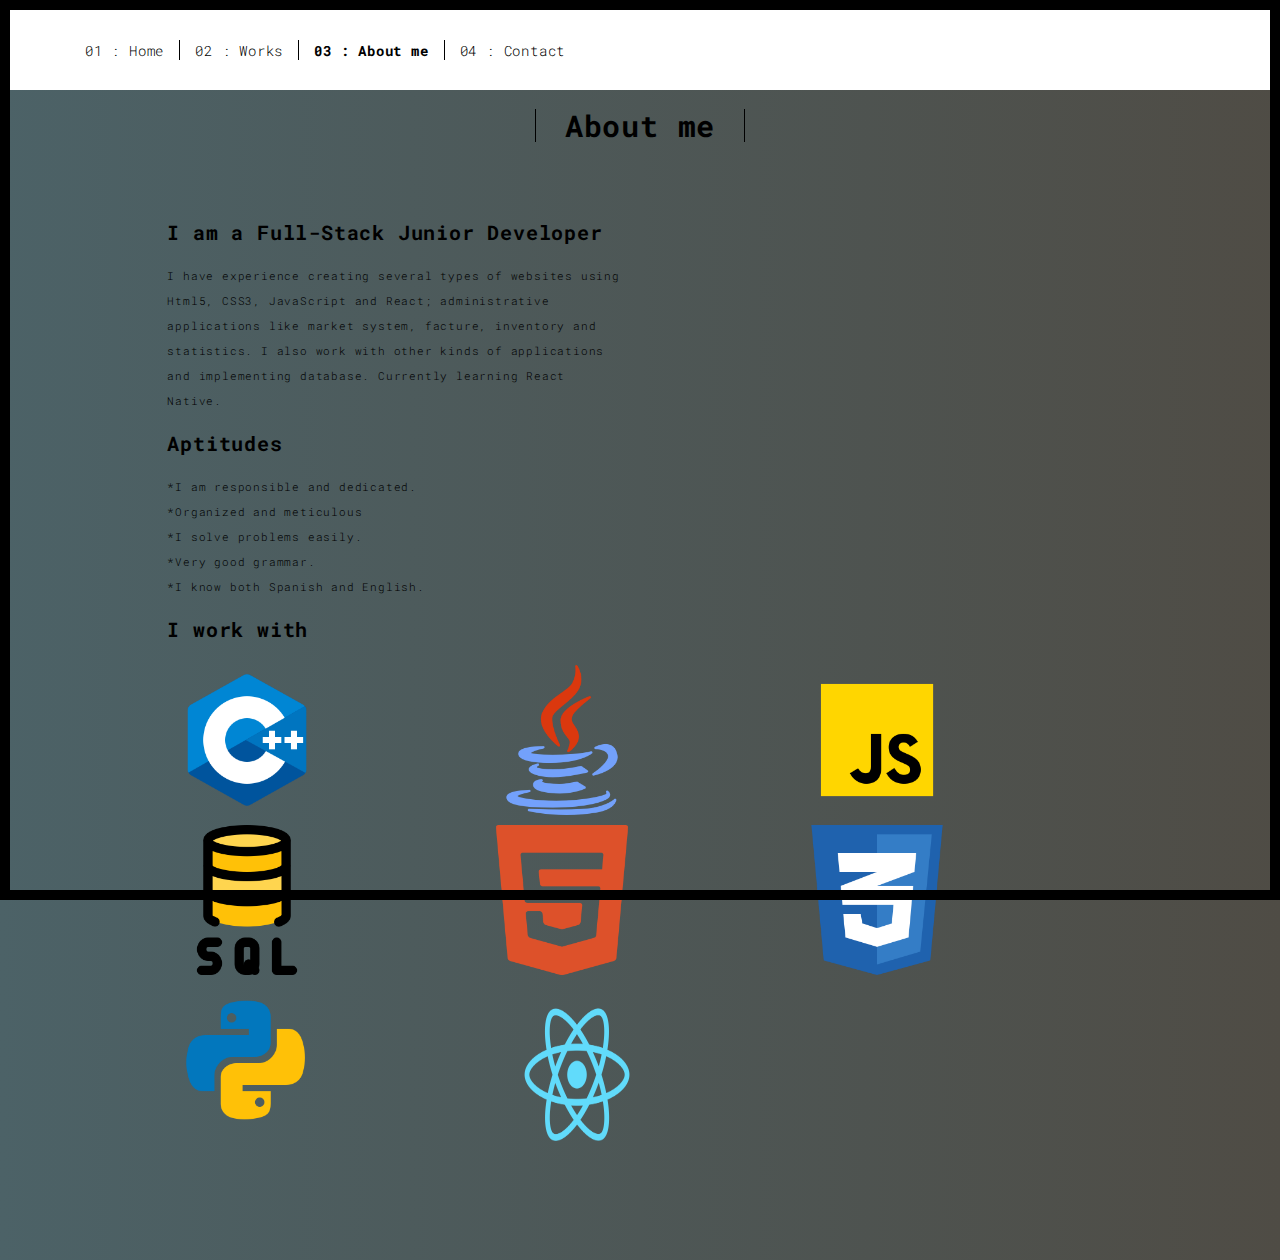
<file: about.html>
<!DOCTYPE html>
<html lang="en">

<head>
  <meta charset="UTF-8">
  <meta content="IE=edge" http-equiv="X-UA-Compatible">
  <meta content="width=device-width,initial-scale=1" name="viewport">
  <meta content="description" name="description">
  <meta name="google" content="notranslate" />
  <meta content="Mashup templates have been developped by Orson.io team" name="author">

  <!-- Disable tap highlight on IE -->
  <meta name="msapplication-tap-highlight" content="no">
  
  <link rel="apple-touch-icon" sizes="180x180" href="./assets/apple-icon-180x180.png">
  <link href="./assets/favicon.ico" rel="icon">

  <title>Simon Monsalve About</title>  

<link href="./main.3f6952e4.css" rel="stylesheet">
<link rel="stylesheet" type="text/css" href="animate.css">
<link rel="stylesheet" type="text/css" href="style.css">
</head>

<body class="">
<div id="site-border-left"></div>
<div id="site-border-right"></div>
<div id="site-border-top"></div>
<div id="site-border-bottom"></div>
 <!-- Add your content of header -->
<header>
  <nav class="navbar  navbar-fixed-top navbar-default">
    <div class="container">
        <button type="button" class="navbar-toggle collapsed" data-toggle="collapse" data-target="#navbar-collapse" aria-expanded="false">
          <span class="sr-only">Toggle navigation</span>
          <span class="icon-bar"></span>
          <span class="icon-bar"></span>
          <span class="icon-bar"></span>
        </button>

      <div class="collapse navbar-collapse" id="navbar-collapse">
        <ul class="nav navbar-nav barra">
          <li><a href="./index.html" title="">01 : Home</a></li>
          <li><a href="./works.html" title="">02 : Works</a></li>
          <li><a href="./about.html" title="">03 : About me</a></li>
          <li><a href="./contact.html" title="">04 : Contact</a></li>
          <!--<li><a href="./components.html" title="">05 : Components</a></li>-->
        </ul>


      </div> 
    </div>
  </nav>
</header>

<div class="section-container">
    <div class="container">
      <div class="row">
        <div class="col-xs-12">
          <div class="section-container-spacer text-center">
            <h1 class="h2 animate__animated animate__headShake"> About me</h1>
          </div>
          
          <div class="row">
            <div class="col-md-10 col-md-offset-1">
              <div class="row">
                <div class="col-xs-12 col-md-6">
                  <h3>I am a Full-Stack Junior Developer</h3>
                  <p>I have experience creating several types of websites using Html5, CSS3,  JavaScript and React; administrative applications like market system, facture, inventory and statistics. I also work with other kinds of applications and implementing database. Currently learning React Native.</p>
                  <h3>Aptitudes </h3>
                  <p>*I am responsible and dedicated. <br>*Organized and meticulous <br> *I solve problems easily. <br> *Very good grammar.<br> *I know both Spanish and English.
                  <h3>I work with</h3>
                  
                </div>
                <div class="row2 col-xs-12 col-md-12">
                <div class="column">
                  <img src="./assets/images/c++.png" height="150" width="150" alt="" class= "animate__animated animate__fadeInDownBig">
                </div>
                <div class="column">
                  <img src="./assets/images/java.png" height="150" width="150" alt="" class= "animate__animated animate__fadeInDownBig">
                </div>
                <div class="column">
                  <img src="./assets/images/javascript.png" height="150" width="150" alt="" class= "animate__animated animate__fadeInDownBig">
                </div>
                <div class="column">
                  <img src="./assets/images/sql.png" height="150" width="150" alt="" class= "animate__animated animate__fadeInDownBig">
                </div>
                <div class="column">
                  <img src="./assets/images/html5.png" height="150" width="150" alt="" class= "animate__animated animate__fadeInDownBig">
                </div>
                <div class="column">
                  <img src="./assets/images/css3.png" height="150" width="150" alt="" class= "animate__animated animate__fadeInDownBig">
                </div>
                <div class="column">
                  <img src="./assets/images/python.png" height="150" width="150" alt="" class= "animate__animated animate__fadeInDownBig">
                </div>
                <div class="column">
                  <img src="./assets/images/react.png" height="180" width="180" alt="" class= "animate__animated animate__fadeInDownBig">
                </div>
              </div>
                
                </div>
              </div>
            </div>
          </div>
          
          
       </div>
      </div>
    </div>
  </div>




<script>
  document.addEventListener("DOMContentLoaded", function (event) {
     navActivePage();
  });
</script>

<!-- Google Analytics: change UA-XXXXX-X to be your site's ID 

<script>
  (function (i, s, o, g, r, a, m) {
    i['GoogleAnalyticsObject'] = r; i[r] = i[r] || function () {
      (i[r].q = i[r].q || []).push(arguments)
    }, i[r].l = 1 * new Date(); a = s.createElement(o),
      m = s.getElementsByTagName(o)[0]; a.async = 1; a.src = g; m.parentNode.insertBefore(a, m)
  })(window, document, 'script', '//www.google-analytics.com/analytics.js', 'ga');
  ga('create', 'UA-XXXXX-X', 'auto');
  ga('send', 'pageview');
</script>

--> <script type="text/javascript" src="./main.70a66962.js"></script></body>

</html>
</file>
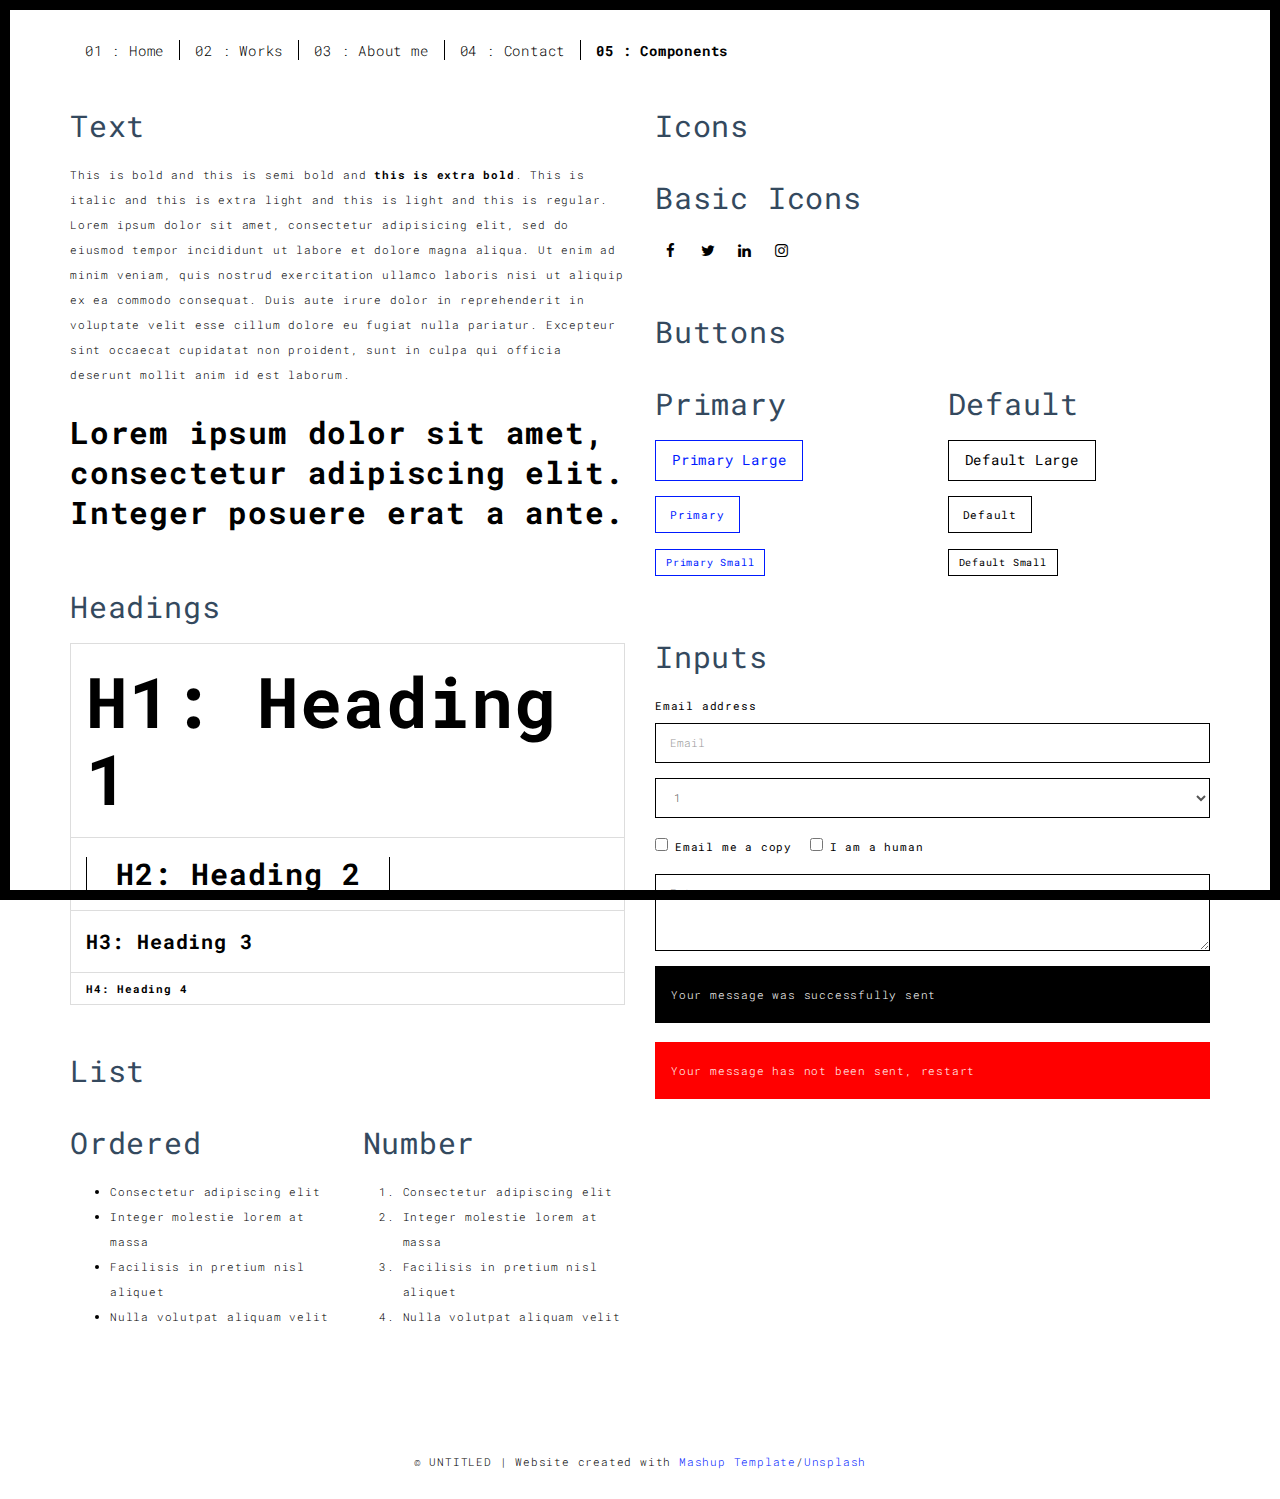
<file: components.html>
<!DOCTYPE html>
<html lang="en">

<head>
  <meta charset="UTF-8">
  <meta content="IE=edge" http-equiv="X-UA-Compatible">
  <meta content="width=device-width,initial-scale=1" name="viewport">
  <meta content="description" name="description">
  <meta name="google" content="notranslate" />
  <meta content="Mashup templates have been developped by Orson.io team" name="author">

  <!-- Disable tap highlight on IE -->
  <meta name="msapplication-tap-highlight" content="no">
  
  <link rel="apple-touch-icon" sizes="180x180" href="./assets/apple-icon-180x180.png">
  <link href="./assets/favicon.ico" rel="icon">

  <title>Title page</title>  

<link href="./main.3f6952e4.css" rel="stylesheet"></head>

<body class="">
<div id="site-border-left"></div>
<div id="site-border-right"></div>
<div id="site-border-top"></div>
<div id="site-border-bottom"></div>
 <!-- Add your content of header -->
<header>
  <nav class="navbar  navbar-fixed-top navbar-default">
    <div class="container">
        <button type="button" class="navbar-toggle collapsed" data-toggle="collapse" data-target="#navbar-collapse" aria-expanded="false">
          <span class="sr-only">Toggle navigation</span>
          <span class="icon-bar"></span>
          <span class="icon-bar"></span>
          <span class="icon-bar"></span>
        </button>

      <div class="collapse navbar-collapse" id="navbar-collapse">
        <ul class="nav navbar-nav ">
          <li><a href="./index.html" title="">01 : Home</a></li>
          <li><a href="./works.html" title="">02 : Works</a></li>
          <li><a href="./about.html" title="">03 : About me</a></li>
          <li><a href="./contact.html" title="">04 : Contact</a></li>
          <li><a href="./components.html" title="">05 : Components</a></li>
        </ul>


      </div> 
    </div>
  </nav>
</header>

<div class="section-container">
  
<!-- Add your site or app content here -->
  <div class="container">
    <div class="row">
      <div class="col-xs-12 col-md-6">

        <div class="template-example">
          <h2 class="template-title-example">Text</h2>
          <p>This is bold and this is semi bold and <b>this is extra bold</b>. This is italic and this is extra light and this is light
          and this is regular. Lorem ipsum dolor sit amet, consectetur adipisicing elit, sed do eiusmod
          tempor incididunt ut labore et dolore magna aliqua. Ut enim ad minim veniam,
          quis nostrud exercitation ullamco laboris nisi ut aliquip ex ea commodo
          consequat. Duis aute irure dolor in reprehenderit in voluptate velit esse
          cillum dolore eu fugiat nulla pariatur. Excepteur sint occaecat cupidatat non
          proident, sunt in culpa qui officia deserunt mollit anim id est laborum.

          <blockquote>
            <p>Lorem ipsum dolor sit amet, consectetur adipiscing elit. Integer posuere erat a ante.</p>
          </blockquote>
          
          </p>
        </div>

        <div class="template-example">
          <h2 class="template-title-example">Headings</h2>
          
          <table class="table table-bordered">
            <tr><td><h1>H1: Heading 1</h1></td></tr>
            <tr><td><h2>H2: Heading 2</h2></td></tr>
            <tr><td><h3>H3: Heading 3</h3></td></tr>
            <tr><td><h4>H4: Heading 4</h4></td></tr>
          </table>
          
        </div>

        
        <div class="template-example">
          <h2 class="template-title-example">List</h2>
          <div class="row">
            <div class="col-md-6">
              <h3 class="template-title-example">Ordered</h3>
              <ul>
                <li>Consectetur adipiscing elit</li>
                <li>Integer molestie lorem at massa</li>
                <li>Facilisis in pretium nisl aliquet</li>
                <li>Nulla volutpat aliquam velit</li>
              </ul>
            </div>
            <div class="col-md-6">
              <h3 class="template-title-example">Number</h3>
              <ol>
                <li>Consectetur adipiscing elit</li>
                <li>Integer molestie lorem at massa</li>
                <li>Facilisis in pretium nisl aliquet</li>
                <li>Nulla volutpat aliquam velit</li>
              </ol>
            </div>
          </div>
        </div>
        
      </div>

      <div class="col-xs-12 col-md-6">
        <div class="template-example">
          <h2 class="template-title-example">Icons</h2>
          
          <div class="row">
            
            <div class="col-md-6">
               <h3 class="template-title-example">Basic Icons</h2>
                <ul class="list-icons">
                  <li>
                    <span class="fa-icon">
                      <i class="fa fa-facebook"></i>
                    </span>
                  </li>
                  <li>
                    <span class="fa-icon">
                      <i class="fa fa-twitter"></i>
                    </span>
                  </li>
                  <li>
                    <span class="fa-icon">
                      <i class="fa fa-linkedin"></i>
                    </span>
                  </li>
                  <li>
                    <span class="fa-icon">
                      <i class="fa fa-instagram"></i>
                    </span>
                  </li>
                </ul>
            </div>

          </div>


          


        </div>

        <div class="template-example">
          <h2 class="template-title-example">Buttons</h2>
          <div class="row">
            <div class="col-md-6">
              <h3 class="template-title-example">Primary</h2>
              <div class="row">
                  <div class="col-md-6">
                  <p><a href="" class="btn btn-primary btn-lg">Primary Large</a></p>
                  <p><a href="" class="btn btn-primary">Primary </a></p>
                  <p><a href="" class="btn btn-primary btn-sm">Primary Small</a></p>
                </div>
              </div>

              
            </div>

            <div class="col-md-6">
              <h3 class="template-title-example">Default</h2>
              <div class="row">
                  <div class="col-md-6">
                  <p><a href="" class="btn btn-default btn-lg">Default Large</a></p>
                  <p><a href="" class="btn btn-default">Default </a></p>
                  <p><a href="" class="btn btn-default btn-sm">Default Small</a></p>
                </div>
              </div>

            </div>
          </div>
        </div>
        
        <div class="template-example">
          <h2 class="template-title-example">Inputs</h2>

            <div class="form-group">
              <label for="exampleInputEmail1">Email address</label>
              <input type="email" class="form-control" id="exampleInputEmail1" placeholder="Email">
            </div>

            <div class="form-group">
              <select class="form-control">
                <option>1</option>
                <option>2</option>
                <option>3</option>
                <option>4</option>
                <option>5</option>
              </select>
            </div>

            <div class="form-group">
              <label class="checkbox-inline">
                <input 
                type="checkbox" id="inlineCheckbox1" value="option1"> Email me a copy
              </label>
              <label class="checkbox-inline">
                <input type="checkbox" id="inlineCheckbox2" value="option2"> I am a human
              </label>
            </div>

            <div class="form-group">
              <textarea class="form-control" rows="3" placeholder="Enter your message"></textarea>
            </div>
            
            <div class="alert alert-success" role="alert">Your message was successfully sent</div>
            <div class="alert alert-danger" role="alert">Your message has not been sent, restart</div>
        </div>




      </div>
    </div>
  </div>
</div>

<footer class="footer-container text-center">
  <div class="container">
    <div class="row">
      <div class="col-xs-12">
        <p>© UNTITLED | Website created with <a href="http://www.mashup-template.com/" title="Create website with free html template">Mashup Template</a>/<a href="https://www.unsplash.com/" title="Beautiful Free Images">Unsplash</a></p>
      </div>
    </div>
  </div>
</footer>

<script>
  document.addEventListener("DOMContentLoaded", function (event) {
     navActivePage();
  });
</script>

<!-- Google Analytics: change UA-XXXXX-X to be your site's ID 

<script>
  (function (i, s, o, g, r, a, m) {
    i['GoogleAnalyticsObject'] = r; i[r] = i[r] || function () {
      (i[r].q = i[r].q || []).push(arguments)
    }, i[r].l = 1 * new Date(); a = s.createElement(o),
      m = s.getElementsByTagName(o)[0]; a.async = 1; a.src = g; m.parentNode.insertBefore(a, m)
  })(window, document, 'script', '//www.google-analytics.com/analytics.js', 'ga');
  ga('create', 'UA-XXXXX-X', 'auto');
  ga('send', 'pageview');
</script>

--> <script type="text/javascript" src="./main.70a66962.js"></script></body>

</html>
</file>
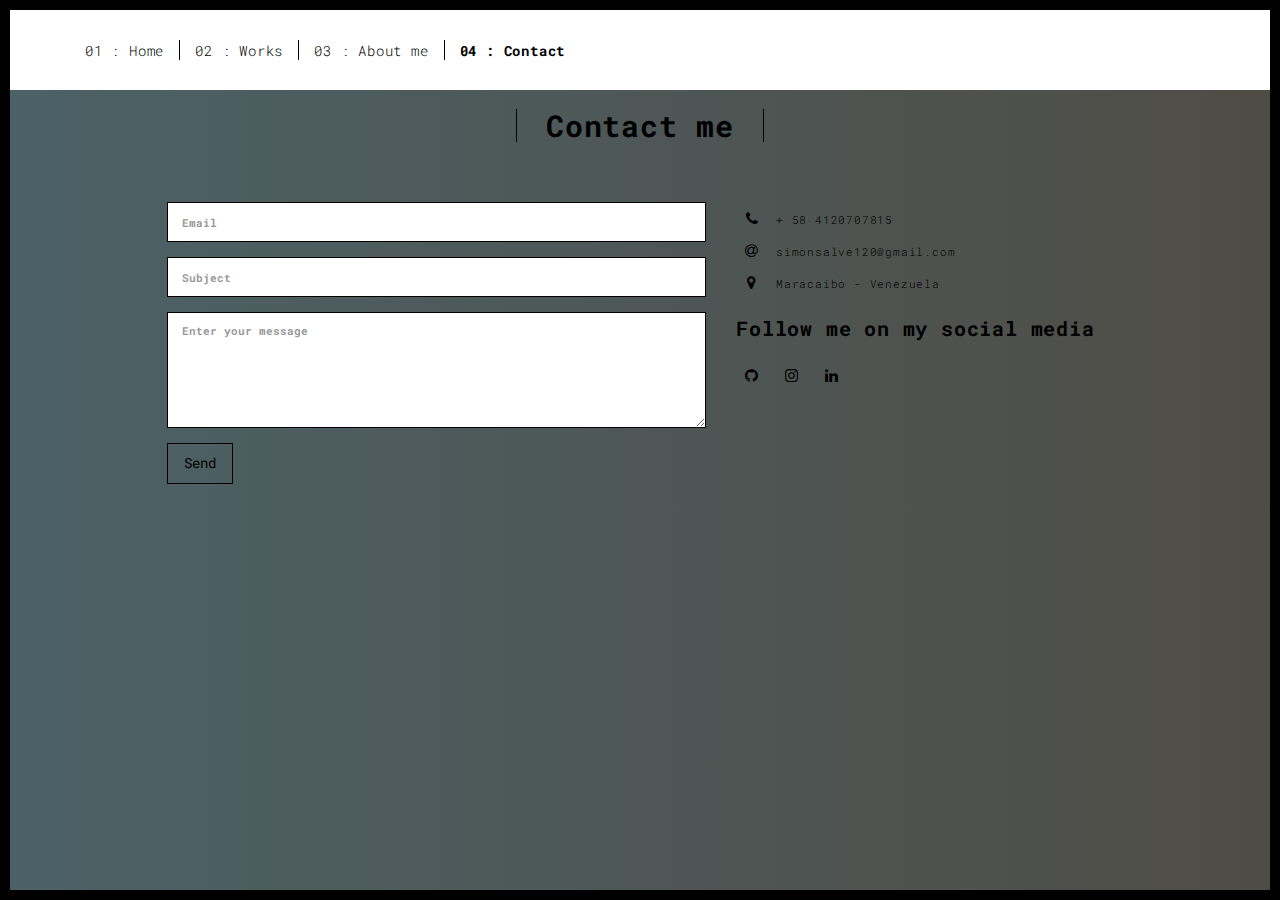
<file: contact.html>
<!DOCTYPE html>
<html lang="en">

<head>
  <meta charset="UTF-8">
  <meta content="IE=edge" http-equiv="X-UA-Compatible">
  <meta content="width=device-width,initial-scale=1" name="viewport">
  <meta content="description" name="description">
  <meta name="google" content="notranslate" />
  <meta content="Mashup templates have been developped by Orson.io team" name="author">

  <!-- Disable tap highlight on IE -->
  <meta name="msapplication-tap-highlight" content="no">
  
  <link rel="apple-touch-icon" sizes="180x180" href="./assets/apple-icon-180x180.png">
  <link href="./assets/favicon.ico" rel="icon">

  <title>Simon Monsalve Contact</title>  

<link href="./main.3f6952e4.css" rel="stylesheet">
<link rel="stylesheet" type="text/css" href="animate.css">
<link rel="stylesheet" type="text/css" href="style.css">
</head>

<body class="">
<div id="site-border-left"></div>
<div id="site-border-right"></div>
<div id="site-border-top"></div>
<div id="site-border-bottom"></div>
 <!-- Add your content of header -->
<header>
  <nav class="navbar  navbar-fixed-top navbar-default">
    <div class="container">
        <button type="button" class="navbar-toggle collapsed" data-toggle="collapse" data-target="#navbar-collapse" aria-expanded="false">
          <span class="sr-only">Toggle navigation</span>
          <span class="icon-bar"></span>
          <span class="icon-bar"></span>
          <span class="icon-bar"></span>
        </button>

      <div class="collapse navbar-collapse" id="navbar-collapse">
        <ul class="nav navbar-nav ">
          <li><a href="./index.html" title="">01 : Home</a></li>
          <li><a href="./works.html" title="">02 : Works</a></li>
          <li><a href="./about.html" title="">03 : About me</a></li>
          <li><a href="./contact.html" title="">04 : Contact</a></li>
          <!--<li><a href="./components.html" title="">05 : Components</a></li>-->
        </ul>


      </div> 
    </div>
  </nav>
</header>

<div class="section-container">
    <div class="container">
      <div class="row">
        <div class="col-xs-12">
          <div class="section-container-spacer text-center">
            <h1 class="h2 animate__animated animate__headShake"> Contact me</h1>
          </div>
          
          <div class="row">
            <div class="col-md-10 col-md-offset-1 center">
               <form action="https://formsubmit.co/simonsalve120@gmail.com" method="POST" class="reveal-content">
                  <div class="row">
                    <div class="col-md-7">
                      <div class="form-group">
                        <strong><input type="email" class="form-control" id="email" placeholder="Email"></strong>
                      </div>
                      <div class="form-group">
                        <strong><input type="text" class="form-control" id="subject" placeholder="Subject"></strong>
                      </div>
                      <div class="form-group">
                        <strong><textarea class="form-control" rows="5" placeholder="Enter your message"></textarea></strong>
                      </div>
                      <button type="submit" class="btn btn-default btn-lg">Send</button>
                    </div>
                    <div class="col-md-5 address-container">
                      <ul class="list-unstyled">
                        <li>
                          <span class="fa-icon">
                            <i class="fa fa-phone" aria-hidden="true"></i>
                          </span>
                          + 58 4120707815
                        </li>
                        <li>
                          <span class="fa-icon">
                            <i class="fa fa-at" aria-hidden="true"></i>
                          </span>
                          simonsalve120@gmail.com
                        </li>
                        <li>
                          <span class="fa-icon">
                            <i class="fa fa fa-map-marker" aria-hidden="true"></i>
                          </span>
                          Maracaibo - Venezuela
                        </li>
                      </ul>
                      <h3>Follow me on my social media</h3>
                      <a href="https://github.com/Smonsa" title="" class="fa-icon">
                        <i class="fa fa-github"></i>
                      </a>
                      <a href="http://www.instagram.com/chogiw33b_st" title="" class="fa-icon">
                        <i class="fa fa-instagram"></i>
                      </a>
                      <a href="https://www.linkedin.com/in/simón-monsalve-294266221/" title="" class="fa-icon">
                        <i class="fa fa-linkedin"></i>
                      </a>

                    </div>
                  </div>
                </form>
            </div>

          </div>
         
       </div>
      </div>
    </div>
  </div>




<script>
  document.addEventListener("DOMContentLoaded", function (event) {
     navActivePage();
  });
</script>

<!-- Google Analytics: change UA-XXXXX-X to be your site's ID 

<script>
  (function (i, s, o, g, r, a, m) {
    i['GoogleAnalyticsObject'] = r; i[r] = i[r] || function () {
      (i[r].q = i[r].q || []).push(arguments)
    }, i[r].l = 1 * new Date(); a = s.createElement(o),
      m = s.getElementsByTagName(o)[0]; a.async = 1; a.src = g; m.parentNode.insertBefore(a, m)
  })(window, document, 'script', '//www.google-analytics.com/analytics.js', 'ga');
  ga('create', 'UA-XXXXX-X', 'auto');
  ga('send', 'pageview');
</script>

--> <script type="text/javascript" src="./main.70a66962.js"></script></body>

</html>
</file>
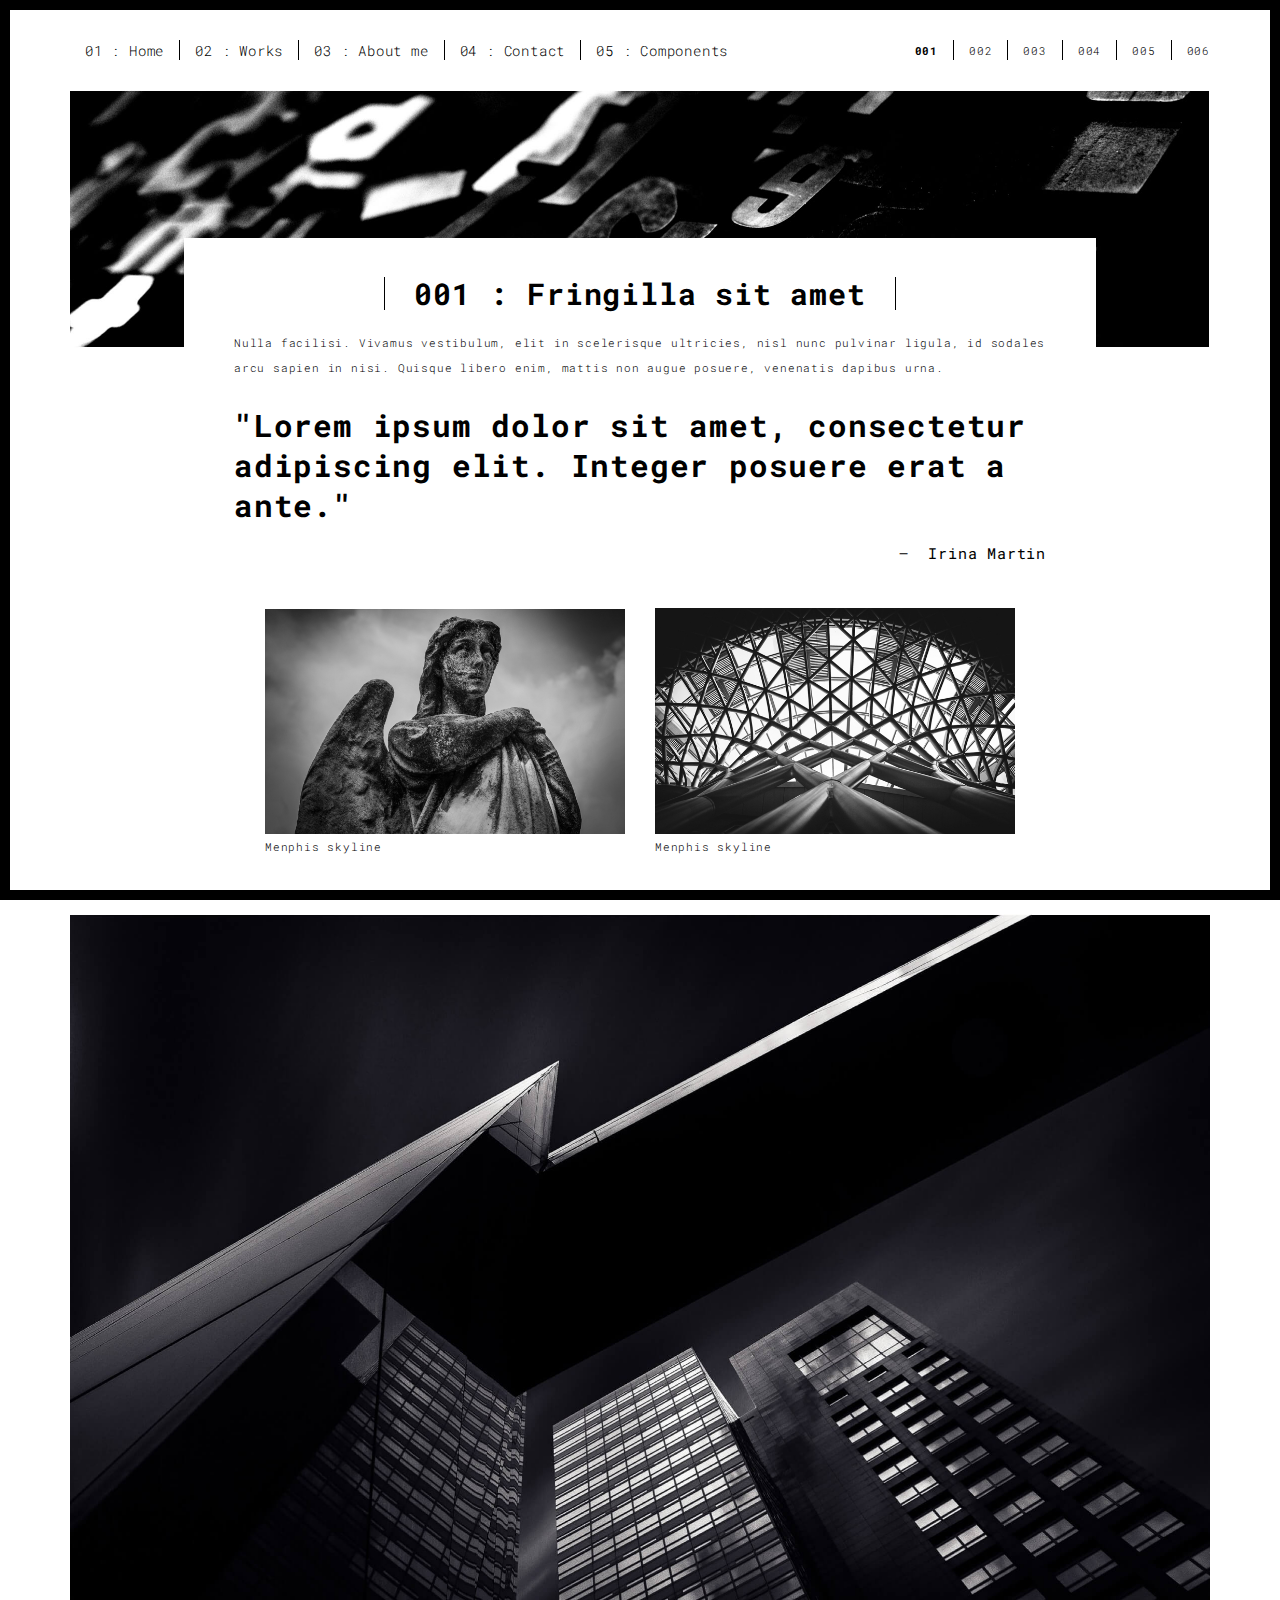
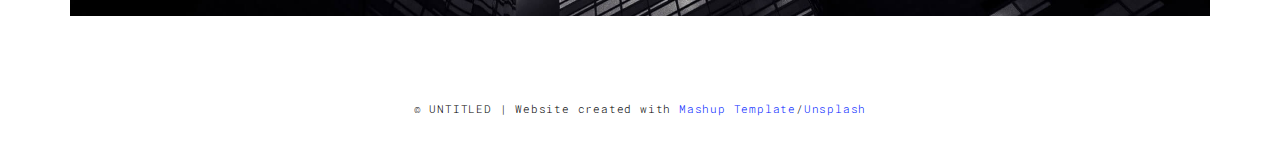
<file: work.html>
<!DOCTYPE html>
<html lang="en">

<head>
  <meta charset="UTF-8">
  <meta content="IE=edge" http-equiv="X-UA-Compatible">
  <meta content="width=device-width,initial-scale=1" name="viewport">
  <meta content="description" name="description">
  <meta name="google" content="notranslate" />
  <meta content="Mashup templates have been developped by Orson.io team" name="author">

  <!-- Disable tap highlight on IE -->
  <meta name="msapplication-tap-highlight" content="no">
  
  <link rel="apple-touch-icon" sizes="180x180" href="./assets/apple-icon-180x180.png">
  <link href="./assets/favicon.ico" rel="icon">

  <title>Title page</title>  

<link href="./main.3f6952e4.css" rel="stylesheet"></head>

<body class="">
<div id="site-border-left"></div>
<div id="site-border-right"></div>
<div id="site-border-top"></div>
<div id="site-border-bottom"></div>
<!-- Add your content of header -->
<header>
  <nav class="navbar  navbar-fixed-top navbar-default">
    <div class="container">
        <button type="button" class="navbar-toggle collapsed" data-toggle="collapse" data-target="#navbar-collapse" aria-expanded="false">
          <span class="sr-only">Toggle navigation</span>
          <span class="icon-bar"></span>
          <span class="icon-bar"></span>
          <span class="icon-bar"></span>
        </button>

      <div class="collapse navbar-collapse" id="navbar-collapse">
        <ul class="nav navbar-nav ">
          <li><a href="./index.html" title="">01 : Home</a></li>
          <li><a href="./works.html" title="">02 : Works</a></li>
          <li><a href="./about.html" title="">03 : About me</a></li>
          <li><a href="./contact.html" title="">04 : Contact</a></li>
          <li><a href="./components.html" title="">05 : Components</a></li>
        </ul>


          <ul class="nav navbar-nav navbar-right navbar-small visible-md visible-lg">
            <li><a href="./index.html" title="" class="active">001</a></li>
            <li><a href="./index.html" title="">002</a></li>
            <li><a href="./index.html" title="">003</a></li>
            <li><a href="./index.html" title="">004</a></li>
            <li><a href="./index.html" title="">005</a></li>
            <li><a href="./index.html" title="">006</a></li>
          </ul>


      </div> 
    </div>
  </nav>
</header>
<div class="section-container">
  <div class="container">
    <div class="row">
      <div class="col-xs-12">
        <img src="./assets/images/work001-01.jpg" class="img-responsive" alt="">
        <div class="card-container">
          <div class="text-center">
            <h1 class="h2">001 : Fringilla sit amet</h1>
          </div>
          <p>Nulla facilisi. Vivamus vestibulum, elit in scelerisque ultricies, nisl nunc pulvinar ligula, id sodales arcu sapien in nisi. Quisque libero enim, mattis non augue posuere, venenatis dapibus urna.</p>

          <blockquote>
            <p>"Lorem ipsum dolor sit amet, consectetur adipiscing elit. Integer posuere erat a ante."</p>
            <small class="pull-right">Irina Martin</small>
          </blockquote>
        </div>
      </div>

      
      
      <div class="col-md-8 col-md-offset-2 section-container-spacer">
        <div class="row">
          <div class="col-xs-12 col-md-6">
            <img src="./assets/images/work001-02.jpg" class="img-responsive" alt="">
            <p>Menphis skyline</p>
          </div>
          <div class="col-xs-12 col-md-6">
            <img src="./assets/images/work001-03.jpg" class="img-responsive" alt="">
            <p>Menphis skyline</p>
          </div>
        </div>
      </div>

      <div class="col-xs-12">
        <img src="./assets/images/work001-04.jpg" class="img-responsive" alt="">
      </div>

    </div>
  </div>
</div>


<footer class="footer-container text-center">
  <div class="container">
    <div class="row">
      <div class="col-xs-12">
        <p>© UNTITLED | Website created with <a href="http://www.mashup-template.com/" title="Create website with free html template">Mashup Template</a>/<a href="https://www.unsplash.com/" title="Beautiful Free Images">Unsplash</a></p>
      </div>
    </div>
  </div>
</footer>

<script>
  document.addEventListener("DOMContentLoaded", function (event) {
     navActivePage();
  });
</script>

<!-- Google Analytics: change UA-XXXXX-X to be your site's ID 

<script>
  (function (i, s, o, g, r, a, m) {
    i['GoogleAnalyticsObject'] = r; i[r] = i[r] || function () {
      (i[r].q = i[r].q || []).push(arguments)
    }, i[r].l = 1 * new Date(); a = s.createElement(o),
      m = s.getElementsByTagName(o)[0]; a.async = 1; a.src = g; m.parentNode.insertBefore(a, m)
  })(window, document, 'script', '//www.google-analytics.com/analytics.js', 'ga');
  ga('create', 'UA-XXXXX-X', 'auto');
  ga('send', 'pageview');
</script>

--> <script type="text/javascript" src="./main.70a66962.js"></script></body>

</html>
</file>
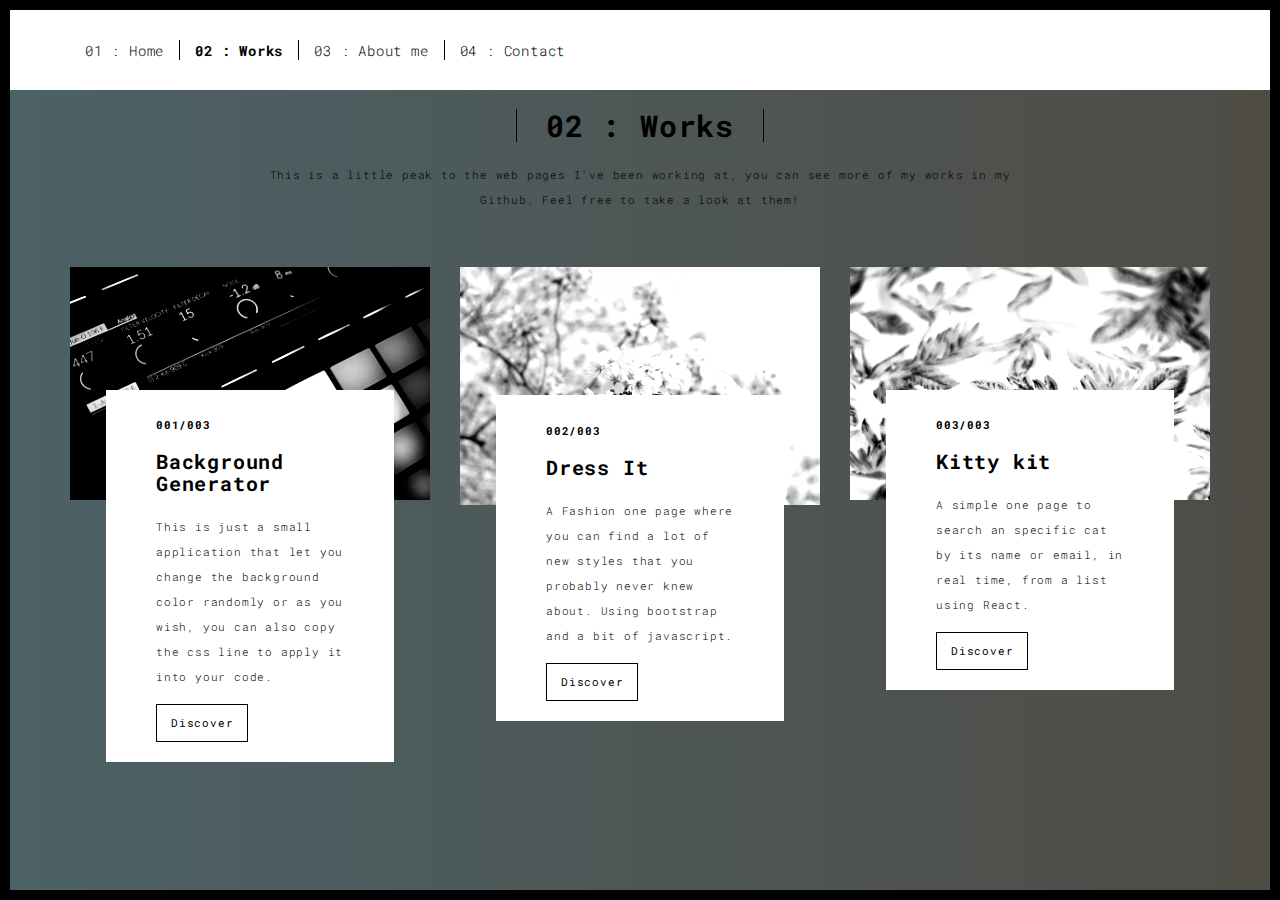
<file: works.html>
<!DOCTYPE html>
<html lang="en">

<head>
  <meta charset="UTF-8">
  <meta content="IE=edge" http-equiv="X-UA-Compatible">
  <meta content="width=device-width,initial-scale=1" name="viewport">
  <meta content="description" name="description">
  <meta name="google" content="notranslate" />
  <meta content="Mashup templates have been developped by Orson.io team" name="author">

  <!-- Disable tap highlight on IE -->
  <meta name="msapplication-tap-highlight" content="no">
  
  <link rel="apple-touch-icon" sizes="180x180" href="./assets/apple-icon-180x180.png">
  <link href="./assets/favicon.ico" rel="icon">

  <title>Simon Monsalve Works</title>  

<link href="./main.3f6952e4.css" rel="stylesheet"></head>
<link rel="stylesheet" type="text/css" href="style.css">

<body class="">
<div id="site-border-left"></div>
<div id="site-border-right"></div>
<div id="site-border-top"></div>
<div id="site-border-bottom"></div>
 <!-- Add your content of header -->
<header>
  <nav class="navbar  navbar-fixed-top navbar-default">
    <div class="container">
        <button type="button" class="navbar-toggle collapsed" data-toggle="collapse" data-target="#navbar-collapse" aria-expanded="false">
          <span class="sr-only">Toggle navigation</span>
          <span class="icon-bar"></span>
          <span class="icon-bar"></span>
          <span class="icon-bar"></span>
        </button>

      <div class="collapse navbar-collapse" id="navbar-collapse">
        <ul class="nav navbar-nav ">
          <li><a href="./index.html" title="">01 : Home</a></li>
          <li><a href="./works.html" title="">02 : Works</a></li>
          <li><a href="./about.html" title="">03 : About me</a></li>
          <li><a href="./contact.html" title="">04 : Contact</a></li>
          <!---<li><a href="./components.html" title="">05 : Components</a></li>-->
        </ul>


      </div> 
    </div>
  </nav>
</header>

<div class="section-container">
  <div class="container">
    <div class="row">
      
      <div class="col-sm-8 col-sm-offset-2 section-container-spacer">
        <div class="text-center">
          <h1 class="h2">02 : Works</h1>
          <p>This is a little peak to the web pages I've been working at, you can see more of my works in my Github. Feel free to take a look at them! </p>
        </div>
      </div>

      <div class="col-md-12">
     
      <div id="myCarousel" class="carousel slide projects-carousel">
        <!-- Carousel items -->
        <div class="carousel-inner">
            <div class="item active">
                <div class="row">
                    <div class="col-sm-4">

                      <a href="./work.html" title="" class="black-image-project-hover">
                        <img src="./assets/images/work02-hover.jpg" alt="" class="img-responsive">
                      </a>
                      <div class="card-container card-container-lg">
                        <h4>001/003</h4>
                        <h3>Background Generator</h3>
                        <p>This is just a small application that let you change the background color randomly or as you wish, you can also copy the css line to apply it into your code.</p>
                        <a href="https://github.com/Smonsa/Background__Generator" title="" class="btn btn-default">Discover</a>
                      </div>
                    </div>
                    <div class="col-sm-4">
                      <a href="./work.html" title="" class="black-image-project-hover">
                        <img src="./assets/images/sakura.jpg" alt="" class="img-responsive">
                      </a>
                      <div class="card-container card-container-lg">
                        <h4>002/003</h4>
                        <h3>Dress It</h3>
                        <p>A Fashion one page where you can find a lot of new styles that you probably never knew about. Using bootstrap and a bit of javascript.</p>
                        <a href="https://github.com/Smonsa/Dress-It" title="" class="btn btn-default">Discover</a>
                      </div>
                    </div>
                    <div class="col-sm-4">
                      <a href="https://github.com/Smonsa/nft-multimedia" title="" class="black-image-project-hover">
                        <img src="./assets/images/work03-hover.jpg" alt="" class="img-responsive">
                      </a>
                      <div class="card-container card-container-lg">
                        <h4>003/003</h4>
                        <h3>Kitty kit</h3>
                        <p>A simple one page to search an specific cat by its name or email, in real time, from a list using React.</p>
                        <a href="https://github.com/Smonsa/KittyKit" title="" class="btn btn-default">Discover</a>
                      </div>
                    </div>
                    
                </div>
                <!--/row-->
            </div>

            <!--/item
            <div class="item">
                <div class="row">
                  <div class="col-sm-4">
                    <a href="./work.html" class="black-image-project-hover">
                      <img src="./assets/images/work02-hover.jpg" alt="Image" class="img-responsive">
                    </a>
                    <div class="card-container">
                      <h4>004/006</h4>
                      <h3>Nulla scelerisque</h3>
                      <p>Proin pharetra metus id iaculis dignissim. In aliquet lorem ut ex ullamcorper.</p>
                      <a href="./work.html" class="btn btn-default">Discover</a>
                    </div>
                  </div>
                   <div class="col-sm-4">
                      <a href="./work.html" class="black-image-project-hover">
                        <img src="./assets/images/work01-hover.jpg" alt="Image" class="img-responsive">
                      </a>
                      <div class="card-container">
                        <h4>005/006</h4>
                        <h3>Fringilla sit amet</h3>
                        <p>Nulla facilisi. Vivamus vestibulum, elit in scelerisque ultricies.</p>
                        <a href="./work.html" class="btn btn-default">Discover</a>
                      </div>
                    </div>
                    
                    <div class="col-sm-4">
                      <a href="./work.html" class="black-image-project-hover">
                        <img src="./assets/images/work03-hover.jpg" alt="Image" class="img-responsive">
                      </a>
                      <div class="card-container">
                        <h4>006/006</h4>
                        <h3>Vivamus vestibulum</h3>
                        <p>Fusce sed hendrerit augue, a rhoncus velit. In non lorem mattis, tempor sem sit amet.</p>
                        <a href="./work.html" class="btn btn-default">Discover</a>
                      </div>
                    </div>
                    
                </div>
                -->
                <!--/row-->
            </div>
            
            <!--/item-->
        </div>
        <!--/carousel-inner
        <a class="left carousel-control" href="#myCarousel" data-slide="prev">‹</a>

        <a class="right carousel-control" href="#myCarousel" data-slide="next">›</a>
     </div>
--> 


    <!--/myCarousel-->
    </div>



    </div>
  </div>
</div>


<!--<footer class="footer-container text-center">
  <div class="container">
    <div class="row">
      <div class="col-xs-12">
        <p>© UNTITLED | Website created with <a href="http://www.mashup-template.com/" title="Create website with free html template">Mashup Template</a>/<a href="https://www.unsplash.com/" title="Beautiful Free Images">Unsplash</a></p>
      </div>
    </div>
  </div>
</footer>
-->
<script>
  document.addEventListener("DOMContentLoaded", function (event) {
     navActivePage();
  });
</script>

<!-- Google Analytics: change UA-XXXXX-X to be your site's ID 

<script>
  (function (i, s, o, g, r, a, m) {
    i['GoogleAnalyticsObject'] = r; i[r] = i[r] || function () {
      (i[r].q = i[r].q || []).push(arguments)
    }, i[r].l = 1 * new Date(); a = s.createElement(o),
      m = s.getElementsByTagName(o)[0]; a.async = 1; a.src = g; m.parentNode.insertBefore(a, m)
  })(window, document, 'script', '//www.google-analytics.com/analytics.js', 'ga');
  ga('create', 'UA-XXXXX-X', 'auto');
  ga('send', 'pageview');
</script>

--> <script type="text/javascript" src="./main.70a66962.js"></script></body>

</html>
</file>
<file: style.css>
body,
html{
  background:linear-gradient(to right, rgb(76, 98, 103), rgb(79, 76, 69))

}

.fondo{
   background:linear-gradient(to right, rgb(76, 98, 103), rgb(79, 76, 69))
}

.column {
  float: left;
  width: 33.33%;
  padding: 5px;
}

/* Clear floats after image containers */
.row2::after {
  content: "";
  clear: both;
  display: table;
}
</file>
<file: main.3f6952e4.css>
@import url(https://fonts.googleapis.com/css?family=Roboto:900|Roboto+Mono:300,400,700);@import url(https://maxcdn.bootstrapcdn.com/font-awesome/4.7.0/css/font-awesome.min.css);/*!
 * Bootstrap v3.3.7 (http://getbootstrap.com)
 * Copyright 2011-2016 Twitter, Inc.
 * Licensed under MIT (https://github.com/twbs/bootstrap/blob/master/LICENSE)
 */
/*! normalize.css v3.0.3 | MIT License | github.com/necolas/normalize.css */html{font-family:sans-serif;-ms-text-size-adjust:100%;-webkit-text-size-adjust:100%}body{margin:0}article,aside,details,figcaption,figure,footer,header,hgroup,main,menu,nav,section,summary{display:block}audio,canvas,progress,video{display:inline-block;vertical-align:baseline}audio:not([controls]){display:none;height:0}[hidden],template{display:none}a{background-color:transparent}a:active,a:hover{outline:0}abbr[title]{border-bottom:1px dotted}b,strong{font-weight:700}dfn{font-style:italic}h1{font-size:2em;margin:.67em 0}mark{background:#ff0;color:#000}small{font-size:80%}sub,sup{font-size:75%;line-height:0;position:relative;vertical-align:baseline}sup{top:-.5em}sub{bottom:-.25em}img{border:0}svg:not(:root){overflow:hidden}figure{margin:1em 40px}hr{box-sizing:content-box;height:0}pre{overflow:auto}code,kbd,pre,samp{font-family:monospace,monospace;font-size:1em}button,input,optgroup,select,textarea{color:inherit;font:inherit;margin:0}button{overflow:visible}button,select{text-transform:none}button,html input[type=button],input[type=reset],input[type=submit]{-webkit-appearance:button;cursor:pointer}button[disabled],html input[disabled]{cursor:default}button::-moz-focus-inner,input::-moz-focus-inner{border:0;padding:0}input{line-height:normal}input[type=checkbox],input[type=radio]{box-sizing:border-box;padding:0}input[type=number]::-webkit-inner-spin-button,input[type=number]::-webkit-outer-spin-button{height:auto}input[type=search]{-webkit-appearance:textfield;box-sizing:content-box}input[type=search]::-webkit-search-cancel-button,input[type=search]::-webkit-search-decoration{-webkit-appearance:none}fieldset{border:1px solid silver;margin:0 2px;padding:.35em .625em .75em}textarea{overflow:auto}optgroup{font-weight:700}table{border-collapse:collapse;border-spacing:0}td,th{padding:0}

/*! Source: https://github.com/h5bp/html5-boilerplate/blob/master/src/css/main.css */@media print{*,:after,:before{background:transparent!important;color:#000!important;box-shadow:none!important;text-shadow:none!important}a,a:visited{text-decoration:underline}a[href]:after{content:" (" attr(href) ")"}abbr[title]:after{content:" (" attr(title) ")"}a[href^="#"]:after,a[href^="javascript:"]:after{content:""}blockquote,pre{border:1px solid #999;page-break-inside:avoid}thead{display:table-header-group}img,tr{page-break-inside:avoid}img{max-width:100%!important}h2,h3,p{orphans:3;widows:3}h2,h3{page-break-after:avoid}.navbar{display:none}.btn>.caret,.dropup>.btn>.caret{border-top-color:#000!important}.label{border:1px solid #000}.table{border-collapse:collapse!important}.table td,.table th{background-color:#fff!important}.table-bordered td,.table-bordered th{border:1px solid #ddd!important}}*,:after,:before{-webkit-box-sizing:border-box;-moz-box-sizing:border-box;box-sizing:border-box}html{font-size:10px;-webkit-tap-highlight-color:transparent}body{font-family:Roboto Mono,Helvetica,Arial,sans-serif;font-size:11px;line-height:1.78;color:#000;background-color:#fff}button,input,select,textarea{font-family:inherit;font-size:inherit;line-height:inherit}a{color:#001aff;text-decoration:none}a:focus,a:hover{color:#0012b3;text-decoration:underline}a:focus{outline:5px auto -webkit-focus-ring-color;outline-offset:-2px}figure{margin:0}img{vertical-align:middle}.img-responsive{display:block;max-width:100%;height:auto}.img-rounded{border-radius:0}.img-thumbnail{padding:4px;line-height:1.78;background-color:#fff;border:1px solid #ddd;border-radius:0;-webkit-transition:all .2s ease-in-out;-o-transition:all .2s ease-in-out;transition:all .2s ease-in-out;display:inline-block;max-width:100%;height:auto}.img-circle{border-radius:50%}hr{margin-top:19px;margin-bottom:19px;border:0;border-top:1px solid #eee}.sr-only{position:absolute;width:1px;height:1px;margin:-1px;padding:0;overflow:hidden;clip:rect(0,0,0,0);border:0}.sr-only-focusable:active,.sr-only-focusable:focus{position:static;width:auto;height:auto;margin:0;overflow:visible;clip:auto}[role=button]{cursor:pointer}.h1,.h2,.h3,.h4,.h5,.h6,h1,h2,h3,h4,h5,h6{font-family:Roboto Mono,Helvetica,Arial,sans-serif;font-weight:700;line-height:1.1;color:#000}.h1 .small,.h1 small,.h2 .small,.h2 small,.h3 .small,.h3 small,.h4 .small,.h4 small,.h5 .small,.h5 small,.h6 .small,.h6 small,h1 .small,h1 small,h2 .small,h2 small,h3 .small,h3 small,h4 .small,h4 small,h5 .small,h5 small,h6 .small,h6 small{font-weight:400;line-height:1;color:#777}.h1,.h2,.h3,h1,h2,h3{margin-top:19px;margin-bottom:9.5px}.h1 .small,.h1 small,.h2 .small,.h2 small,.h3 .small,.h3 small,h1 .small,h1 small,h2 .small,h2 small,h3 .small,h3 small{font-size:65%}.h4,.h5,.h6,h4,h5,h6{margin-top:9.5px;margin-bottom:9.5px}.h4 .small,.h4 small,.h5 .small,.h5 small,.h6 .small,.h6 small,h4 .small,h4 small,h5 .small,h5 small,h6 .small,h6 small{font-size:75%}.h1,h1{font-size:70px}.h2,h2{font-size:30px}.h3,h3{font-size:20px}.h4,.h5,h4,h5{font-size:11px}.h6,h6{font-size:10px}p{margin:0 0 9.5px}.lead{margin-bottom:19px;font-size:12px;font-weight:300;line-height:1.4}@media (min-width:768px){.lead{font-size:16.5px}}.small,small{font-size:90%}.mark,mark{background-color:#fcf8e3;padding:.2em}.text-left{text-align:left}.text-right{text-align:right}.text-center{text-align:center}.text-justify{text-align:justify}.text-nowrap{white-space:nowrap}.text-lowercase{text-transform:lowercase}.initialism,.text-uppercase{text-transform:uppercase}.text-capitalize{text-transform:capitalize}.text-muted{color:#777}.text-primary{color:#001aff}a.text-primary:focus,a.text-primary:hover{color:#0015cc}.text-success{color:#fff}a.text-success:focus,a.text-success:hover{color:#e6e6e6}.text-info{color:#31708f}a.text-info:focus,a.text-info:hover{color:#245269}.text-warning{color:#8a6d3b}a.text-warning:focus,a.text-warning:hover{color:#66512c}.text-danger{color:#fff}a.text-danger:focus,a.text-danger:hover{color:#e6e6e6}.bg-primary{color:#fff;background-color:#001aff}a.bg-primary:focus,a.bg-primary:hover{background-color:#0015cc}.bg-success,a.bg-success:focus,a.bg-success:hover{background-color:#000}.bg-info{background-color:#d9edf7}a.bg-info:focus,a.bg-info:hover{background-color:#afd9ee}.bg-warning{background-color:#fcf8e3}a.bg-warning:focus,a.bg-warning:hover{background-color:#f7ecb5}.bg-danger{background-color:red}a.bg-danger:focus,a.bg-danger:hover{background-color:#c00}.page-header{padding-bottom:8.5px;margin:38px 0 19px;border-bottom:1px solid #eee}ol,ul{margin-top:0;margin-bottom:9.5px}ol ol,ol ul,ul ol,ul ul{margin-bottom:0}.list-inline,.list-unstyled{padding-left:0;list-style:none}.list-inline{margin-left:-5px}.list-inline>li{display:inline-block;padding-left:5px;padding-right:5px}dl{margin-top:0;margin-bottom:19px}dd,dt{line-height:1.78}dt{font-weight:700}dd{margin-left:0}.dl-horizontal dd:after,.dl-horizontal dd:before{content:" ";display:table}.dl-horizontal dd:after{clear:both}@media (min-width:768px){.dl-horizontal dt{float:left;width:160px;clear:left;text-align:right;overflow:hidden;text-overflow:ellipsis;white-space:nowrap}.dl-horizontal dd{margin-left:180px}}abbr[data-original-title],abbr[title]{cursor:help;border-bottom:1px dotted #777}.initialism{font-size:90%}blockquote{padding:9.5px 19px;margin:0 0 19px;font-size:13.75px;border-left:5px solid #eee}blockquote ol:last-child,blockquote p:last-child,blockquote ul:last-child{margin-bottom:0}blockquote .small,blockquote footer,blockquote small{display:block;font-size:80%;line-height:1.78;color:#777}blockquote .small:before,blockquote footer:before,blockquote small:before{content:"\2014   \A0"}.blockquote-reverse,blockquote.pull-right{padding-right:15px;padding-left:0;border-right:5px solid #eee;border-left:0;text-align:right}.blockquote-reverse .small:before,.blockquote-reverse footer:before,.blockquote-reverse small:before,blockquote.pull-right .small:before,blockquote.pull-right footer:before,blockquote.pull-right small:before{content:""}.blockquote-reverse .small:after,.blockquote-reverse footer:after,.blockquote-reverse small:after,blockquote.pull-right .small:after,blockquote.pull-right footer:after,blockquote.pull-right small:after{content:"\A0   \2014"}address{margin-bottom:19px;font-style:normal;line-height:1.78}code,kbd,pre,samp{font-family:Menlo,Monaco,Consolas,Courier New,monospace}code{color:#c7254e;background-color:#f9f2f4}code,kbd{padding:2px 4px;font-size:90%;border-radius:0}kbd{color:#fff;background-color:#333;box-shadow:inset 0 -1px 0 rgba(0,0,0,.25)}kbd kbd{padding:0;font-size:100%;font-weight:700;box-shadow:none}pre{display:block;padding:9px;margin:0 0 9.5px;font-size:10px;line-height:1.78;word-break:break-all;word-wrap:break-word;color:#333;background-color:#f5f5f5;border:1px solid #ccc;border-radius:0}pre code{padding:0;font-size:inherit;color:inherit;white-space:pre-wrap;background-color:transparent;border-radius:0}.pre-scrollable{max-height:340px;overflow-y:scroll}.container{margin-right:auto;margin-left:auto;padding-left:15px;padding-right:15px}.container:after,.container:before{content:" ";display:table}.container:after{clear:both}@media (min-width:768px){.container{width:750px}}@media (min-width:992px){.container{width:970px}}@media (min-width:1200px){.container{width:1170px}}.container-fluid{margin-right:auto;margin-left:auto;padding-left:15px;padding-right:15px}.container-fluid:after,.container-fluid:before{content:" ";display:table}.container-fluid:after{clear:both}.row{margin-left:-15px;margin-right:-15px}.row:after,.row:before{content:" ";display:table}.row:after{clear:both}.col-lg-1,.col-lg-2,.col-lg-3,.col-lg-4,.col-lg-5,.col-lg-6,.col-lg-7,.col-lg-8,.col-lg-9,.col-lg-10,.col-lg-11,.col-lg-12,.col-md-1,.col-md-2,.col-md-3,.col-md-4,.col-md-5,.col-md-6,.col-md-7,.col-md-8,.col-md-9,.col-md-10,.col-md-11,.col-md-12,.col-sm-1,.col-sm-2,.col-sm-3,.col-sm-4,.col-sm-5,.col-sm-6,.col-sm-7,.col-sm-8,.col-sm-9,.col-sm-10,.col-sm-11,.col-sm-12,.col-xs-1,.col-xs-2,.col-xs-3,.col-xs-4,.col-xs-5,.col-xs-6,.col-xs-7,.col-xs-8,.col-xs-9,.col-xs-10,.col-xs-11,.col-xs-12{position:relative;min-height:1px;padding-left:15px;padding-right:15px}.col-xs-1,.col-xs-2,.col-xs-3,.col-xs-4,.col-xs-5,.col-xs-6,.col-xs-7,.col-xs-8,.col-xs-9,.col-xs-10,.col-xs-11,.col-xs-12{float:left}.col-xs-1{width:8.33333%}.col-xs-2{width:16.66667%}.col-xs-3{width:25%}.col-xs-4{width:33.33333%}.col-xs-5{width:41.66667%}.col-xs-6{width:50%}.col-xs-7{width:58.33333%}.col-xs-8{width:66.66667%}.col-xs-9{width:75%}.col-xs-10{width:83.33333%}.col-xs-11{width:91.66667%}.col-xs-12{width:100%}.col-xs-pull-0{right:auto}.col-xs-pull-1{right:8.33333%}.col-xs-pull-2{right:16.66667%}.col-xs-pull-3{right:25%}.col-xs-pull-4{right:33.33333%}.col-xs-pull-5{right:41.66667%}.col-xs-pull-6{right:50%}.col-xs-pull-7{right:58.33333%}.col-xs-pull-8{right:66.66667%}.col-xs-pull-9{right:75%}.col-xs-pull-10{right:83.33333%}.col-xs-pull-11{right:91.66667%}.col-xs-pull-12{right:100%}.col-xs-push-0{left:auto}.col-xs-push-1{left:8.33333%}.col-xs-push-2{left:16.66667%}.col-xs-push-3{left:25%}.col-xs-push-4{left:33.33333%}.col-xs-push-5{left:41.66667%}.col-xs-push-6{left:50%}.col-xs-push-7{left:58.33333%}.col-xs-push-8{left:66.66667%}.col-xs-push-9{left:75%}.col-xs-push-10{left:83.33333%}.col-xs-push-11{left:91.66667%}.col-xs-push-12{left:100%}.col-xs-offset-0{margin-left:0}.col-xs-offset-1{margin-left:8.33333%}.col-xs-offset-2{margin-left:16.66667%}.col-xs-offset-3{margin-left:25%}.col-xs-offset-4{margin-left:33.33333%}.col-xs-offset-5{margin-left:41.66667%}.col-xs-offset-6{margin-left:50%}.col-xs-offset-7{margin-left:58.33333%}.col-xs-offset-8{margin-left:66.66667%}.col-xs-offset-9{margin-left:75%}.col-xs-offset-10{margin-left:83.33333%}.col-xs-offset-11{margin-left:91.66667%}.col-xs-offset-12{margin-left:100%}@media (min-width:768px){.col-sm-1,.col-sm-2,.col-sm-3,.col-sm-4,.col-sm-5,.col-sm-6,.col-sm-7,.col-sm-8,.col-sm-9,.col-sm-10,.col-sm-11,.col-sm-12{float:left}.col-sm-1{width:8.33333%}.col-sm-2{width:16.66667%}.col-sm-3{width:25%}.col-sm-4{width:33.33333%}.col-sm-5{width:41.66667%}.col-sm-6{width:50%}.col-sm-7{width:58.33333%}.col-sm-8{width:66.66667%}.col-sm-9{width:75%}.col-sm-10{width:83.33333%}.col-sm-11{width:91.66667%}.col-sm-12{width:100%}.col-sm-pull-0{right:auto}.col-sm-pull-1{right:8.33333%}.col-sm-pull-2{right:16.66667%}.col-sm-pull-3{right:25%}.col-sm-pull-4{right:33.33333%}.col-sm-pull-5{right:41.66667%}.col-sm-pull-6{right:50%}.col-sm-pull-7{right:58.33333%}.col-sm-pull-8{right:66.66667%}.col-sm-pull-9{right:75%}.col-sm-pull-10{right:83.33333%}.col-sm-pull-11{right:91.66667%}.col-sm-pull-12{right:100%}.col-sm-push-0{left:auto}.col-sm-push-1{left:8.33333%}.col-sm-push-2{left:16.66667%}.col-sm-push-3{left:25%}.col-sm-push-4{left:33.33333%}.col-sm-push-5{left:41.66667%}.col-sm-push-6{left:50%}.col-sm-push-7{left:58.33333%}.col-sm-push-8{left:66.66667%}.col-sm-push-9{left:75%}.col-sm-push-10{left:83.33333%}.col-sm-push-11{left:91.66667%}.col-sm-push-12{left:100%}.col-sm-offset-0{margin-left:0}.col-sm-offset-1{margin-left:8.33333%}.col-sm-offset-2{margin-left:16.66667%}.col-sm-offset-3{margin-left:25%}.col-sm-offset-4{margin-left:33.33333%}.col-sm-offset-5{margin-left:41.66667%}.col-sm-offset-6{margin-left:50%}.col-sm-offset-7{margin-left:58.33333%}.col-sm-offset-8{margin-left:66.66667%}.col-sm-offset-9{margin-left:75%}.col-sm-offset-10{margin-left:83.33333%}.col-sm-offset-11{margin-left:91.66667%}.col-sm-offset-12{margin-left:100%}}@media (min-width:992px){.col-md-1,.col-md-2,.col-md-3,.col-md-4,.col-md-5,.col-md-6,.col-md-7,.col-md-8,.col-md-9,.col-md-10,.col-md-11,.col-md-12{float:left}.col-md-1{width:8.33333%}.col-md-2{width:16.66667%}.col-md-3{width:25%}.col-md-4{width:33.33333%}.col-md-5{width:41.66667%}.col-md-6{width:50%}.col-md-7{width:58.33333%}.col-md-8{width:66.66667%}.col-md-9{width:75%}.col-md-10{width:83.33333%}.col-md-11{width:91.66667%}.col-md-12{width:100%}.col-md-pull-0{right:auto}.col-md-pull-1{right:8.33333%}.col-md-pull-2{right:16.66667%}.col-md-pull-3{right:25%}.col-md-pull-4{right:33.33333%}.col-md-pull-5{right:41.66667%}.col-md-pull-6{right:50%}.col-md-pull-7{right:58.33333%}.col-md-pull-8{right:66.66667%}.col-md-pull-9{right:75%}.col-md-pull-10{right:83.33333%}.col-md-pull-11{right:91.66667%}.col-md-pull-12{right:100%}.col-md-push-0{left:auto}.col-md-push-1{left:8.33333%}.col-md-push-2{left:16.66667%}.col-md-push-3{left:25%}.col-md-push-4{left:33.33333%}.col-md-push-5{left:41.66667%}.col-md-push-6{left:50%}.col-md-push-7{left:58.33333%}.col-md-push-8{left:66.66667%}.col-md-push-9{left:75%}.col-md-push-10{left:83.33333%}.col-md-push-11{left:91.66667%}.col-md-push-12{left:100%}.col-md-offset-0{margin-left:0}.col-md-offset-1{margin-left:8.33333%}.col-md-offset-2{margin-left:16.66667%}.col-md-offset-3{margin-left:25%}.col-md-offset-4{margin-left:33.33333%}.col-md-offset-5{margin-left:41.66667%}.col-md-offset-6{margin-left:50%}.col-md-offset-7{margin-left:58.33333%}.col-md-offset-8{margin-left:66.66667%}.col-md-offset-9{margin-left:75%}.col-md-offset-10{margin-left:83.33333%}.col-md-offset-11{margin-left:91.66667%}.col-md-offset-12{margin-left:100%}}@media (min-width:1200px){.col-lg-1,.col-lg-2,.col-lg-3,.col-lg-4,.col-lg-5,.col-lg-6,.col-lg-7,.col-lg-8,.col-lg-9,.col-lg-10,.col-lg-11,.col-lg-12{float:left}.col-lg-1{width:8.33333%}.col-lg-2{width:16.66667%}.col-lg-3{width:25%}.col-lg-4{width:33.33333%}.col-lg-5{width:41.66667%}.col-lg-6{width:50%}.col-lg-7{width:58.33333%}.col-lg-8{width:66.66667%}.col-lg-9{width:75%}.col-lg-10{width:83.33333%}.col-lg-11{width:91.66667%}.col-lg-12{width:100%}.col-lg-pull-0{right:auto}.col-lg-pull-1{right:8.33333%}.col-lg-pull-2{right:16.66667%}.col-lg-pull-3{right:25%}.col-lg-pull-4{right:33.33333%}.col-lg-pull-5{right:41.66667%}.col-lg-pull-6{right:50%}.col-lg-pull-7{right:58.33333%}.col-lg-pull-8{right:66.66667%}.col-lg-pull-9{right:75%}.col-lg-pull-10{right:83.33333%}.col-lg-pull-11{right:91.66667%}.col-lg-pull-12{right:100%}.col-lg-push-0{left:auto}.col-lg-push-1{left:8.33333%}.col-lg-push-2{left:16.66667%}.col-lg-push-3{left:25%}.col-lg-push-4{left:33.33333%}.col-lg-push-5{left:41.66667%}.col-lg-push-6{left:50%}.col-lg-push-7{left:58.33333%}.col-lg-push-8{left:66.66667%}.col-lg-push-9{left:75%}.col-lg-push-10{left:83.33333%}.col-lg-push-11{left:91.66667%}.col-lg-push-12{left:100%}.col-lg-offset-0{margin-left:0}.col-lg-offset-1{margin-left:8.33333%}.col-lg-offset-2{margin-left:16.66667%}.col-lg-offset-3{margin-left:25%}.col-lg-offset-4{margin-left:33.33333%}.col-lg-offset-5{margin-left:41.66667%}.col-lg-offset-6{margin-left:50%}.col-lg-offset-7{margin-left:58.33333%}.col-lg-offset-8{margin-left:66.66667%}.col-lg-offset-9{margin-left:75%}.col-lg-offset-10{margin-left:83.33333%}.col-lg-offset-11{margin-left:91.66667%}.col-lg-offset-12{margin-left:100%}}table{background-color:transparent}caption{padding-top:8px;padding-bottom:8px;color:#777}caption,th{text-align:left}.table{width:100%;max-width:100%;margin-bottom:19px}.table>tbody>tr>td,.table>tbody>tr>th,.table>tfoot>tr>td,.table>tfoot>tr>th,.table>thead>tr>td,.table>thead>tr>th{padding:8px;line-height:1.78;vertical-align:top;border-top:1px solid #ddd}.table>thead>tr>th{vertical-align:bottom;border-bottom:2px solid #ddd}.table>caption+thead>tr:first-child>td,.table>caption+thead>tr:first-child>th,.table>colgroup+thead>tr:first-child>td,.table>colgroup+thead>tr:first-child>th,.table>thead:first-child>tr:first-child>td,.table>thead:first-child>tr:first-child>th{border-top:0}.table>tbody+tbody{border-top:2px solid #ddd}.table .table{background-color:#fff}.table-condensed>tbody>tr>td,.table-condensed>tbody>tr>th,.table-condensed>tfoot>tr>td,.table-condensed>tfoot>tr>th,.table-condensed>thead>tr>td,.table-condensed>thead>tr>th{padding:5px}.table-bordered,.table-bordered>tbody>tr>td,.table-bordered>tbody>tr>th,.table-bordered>tfoot>tr>td,.table-bordered>tfoot>tr>th,.table-bordered>thead>tr>td,.table-bordered>thead>tr>th{border:1px solid #ddd}.table-bordered>thead>tr>td,.table-bordered>thead>tr>th{border-bottom-width:2px}.table-striped>tbody>tr:nth-of-type(odd){background-color:#f9f9f9}.table-hover>tbody>tr:hover{background-color:#f5f5f5}table col[class*=col-]{position:static;float:none;display:table-column}table td[class*=col-],table th[class*=col-]{position:static;float:none;display:table-cell}.table>tbody>tr.active>td,.table>tbody>tr.active>th,.table>tbody>tr>td.active,.table>tbody>tr>th.active,.table>tfoot>tr.active>td,.table>tfoot>tr.active>th,.table>tfoot>tr>td.active,.table>tfoot>tr>th.active,.table>thead>tr.active>td,.table>thead>tr.active>th,.table>thead>tr>td.active,.table>thead>tr>th.active{background-color:#f5f5f5}.table-hover>tbody>tr.active:hover>td,.table-hover>tbody>tr.active:hover>th,.table-hover>tbody>tr:hover>.active,.table-hover>tbody>tr>td.active:hover,.table-hover>tbody>tr>th.active:hover{background-color:#e8e8e8}.table-hover>tbody>tr.success:hover>td,.table-hover>tbody>tr.success:hover>th,.table-hover>tbody>tr:hover>.success,.table-hover>tbody>tr>td.success:hover,.table-hover>tbody>tr>th.success:hover,.table>tbody>tr.success>td,.table>tbody>tr.success>th,.table>tbody>tr>td.success,.table>tbody>tr>th.success,.table>tfoot>tr.success>td,.table>tfoot>tr.success>th,.table>tfoot>tr>td.success,.table>tfoot>tr>th.success,.table>thead>tr.success>td,.table>thead>tr.success>th,.table>thead>tr>td.success,.table>thead>tr>th.success{background-color:#000}.table>tbody>tr.info>td,.table>tbody>tr.info>th,.table>tbody>tr>td.info,.table>tbody>tr>th.info,.table>tfoot>tr.info>td,.table>tfoot>tr.info>th,.table>tfoot>tr>td.info,.table>tfoot>tr>th.info,.table>thead>tr.info>td,.table>thead>tr.info>th,.table>thead>tr>td.info,.table>thead>tr>th.info{background-color:#d9edf7}.table-hover>tbody>tr.info:hover>td,.table-hover>tbody>tr.info:hover>th,.table-hover>tbody>tr:hover>.info,.table-hover>tbody>tr>td.info:hover,.table-hover>tbody>tr>th.info:hover{background-color:#c4e3f3}.table>tbody>tr.warning>td,.table>tbody>tr.warning>th,.table>tbody>tr>td.warning,.table>tbody>tr>th.warning,.table>tfoot>tr.warning>td,.table>tfoot>tr.warning>th,.table>tfoot>tr>td.warning,.table>tfoot>tr>th.warning,.table>thead>tr.warning>td,.table>thead>tr.warning>th,.table>thead>tr>td.warning,.table>thead>tr>th.warning{background-color:#fcf8e3}.table-hover>tbody>tr.warning:hover>td,.table-hover>tbody>tr.warning:hover>th,.table-hover>tbody>tr:hover>.warning,.table-hover>tbody>tr>td.warning:hover,.table-hover>tbody>tr>th.warning:hover{background-color:#faf2cc}.table>tbody>tr.danger>td,.table>tbody>tr.danger>th,.table>tbody>tr>td.danger,.table>tbody>tr>th.danger,.table>tfoot>tr.danger>td,.table>tfoot>tr.danger>th,.table>tfoot>tr>td.danger,.table>tfoot>tr>th.danger,.table>thead>tr.danger>td,.table>thead>tr.danger>th,.table>thead>tr>td.danger,.table>thead>tr>th.danger{background-color:red}.table-hover>tbody>tr.danger:hover>td,.table-hover>tbody>tr.danger:hover>th,.table-hover>tbody>tr:hover>.danger,.table-hover>tbody>tr>td.danger:hover,.table-hover>tbody>tr>th.danger:hover{background-color:#e60000}.table-responsive{overflow-x:auto;min-height:.01%}@media screen and (max-width:767px){.table-responsive{width:100%;margin-bottom:14.25px;overflow-y:hidden;-ms-overflow-style:-ms-autohiding-scrollbar;border:1px solid #ddd}.table-responsive>.table{margin-bottom:0}.table-responsive>.table>tbody>tr>td,.table-responsive>.table>tbody>tr>th,.table-responsive>.table>tfoot>tr>td,.table-responsive>.table>tfoot>tr>th,.table-responsive>.table>thead>tr>td,.table-responsive>.table>thead>tr>th{white-space:nowrap}.table-responsive>.table-bordered{border:0}.table-responsive>.table-bordered>tbody>tr>td:first-child,.table-responsive>.table-bordered>tbody>tr>th:first-child,.table-responsive>.table-bordered>tfoot>tr>td:first-child,.table-responsive>.table-bordered>tfoot>tr>th:first-child,.table-responsive>.table-bordered>thead>tr>td:first-child,.table-responsive>.table-bordered>thead>tr>th:first-child{border-left:0}.table-responsive>.table-bordered>tbody>tr>td:last-child,.table-responsive>.table-bordered>tbody>tr>th:last-child,.table-responsive>.table-bordered>tfoot>tr>td:last-child,.table-responsive>.table-bordered>tfoot>tr>th:last-child,.table-responsive>.table-bordered>thead>tr>td:last-child,.table-responsive>.table-bordered>thead>tr>th:last-child{border-right:0}.table-responsive>.table-bordered>tbody>tr:last-child>td,.table-responsive>.table-bordered>tbody>tr:last-child>th,.table-responsive>.table-bordered>tfoot>tr:last-child>td,.table-responsive>.table-bordered>tfoot>tr:last-child>th{border-bottom:0}}fieldset{margin:0;min-width:0}fieldset,legend{padding:0;border:0}legend{display:block;width:100%;margin-bottom:19px;font-size:16.5px;line-height:inherit;color:#333;border-bottom:1px solid #e5e5e5}label{display:inline-block;max-width:100%;margin-bottom:5px;font-weight:700}input[type=search]{-webkit-box-sizing:border-box;-moz-box-sizing:border-box;box-sizing:border-box}input[type=checkbox],input[type=radio]{margin:4px 0 0;margin-top:1px\9;line-height:normal}input[type=file]{display:block}input[type=range]{display:block;width:100%}select[multiple],select[size]{height:auto}input[type=checkbox]:focus,input[type=file]:focus,input[type=radio]:focus{outline:5px auto -webkit-focus-ring-color;outline-offset:-2px}output{padding-top:9px}.form-control,output{display:block;font-size:11px;line-height:1.78;color:#555}.form-control{width:100%;height:40px;padding:8px 14px;background-color:#fff;background-image:none;border:1px solid #000;border-radius:0;-webkit-box-shadow:inset 0 1px 1px rgba(0,0,0,.075);box-shadow:inset 0 1px 1px rgba(0,0,0,.075);-webkit-transition:border-color .15s ease-in-out,box-shadow .15s ease-in-out;-o-transition:border-color ease-in-out .15s,box-shadow ease-in-out .15s;transition:border-color .15s ease-in-out,box-shadow .15s ease-in-out}.form-control:focus{border-color:#66afe9;-webkit-box-shadow:inset 0 1px 1px rgba(0,0,0,.075),0 0 8px rgba(102,175,233,.6);box-shadow:inset 0 1px 1px rgba(0,0,0,.075),0 0 8px rgba(102,175,233,.6)}.form-control::-moz-placeholder{color:#999;opacity:1}.form-control:-ms-input-placeholder{color:#999}.form-control::-webkit-input-placeholder{color:#999}.form-control::-ms-expand{border:0;background-color:transparent}.form-control[disabled],.form-control[readonly],fieldset[disabled] .form-control{background-color:#eee;opacity:1}.form-control[disabled],fieldset[disabled] .form-control{cursor:not-allowed}textarea.form-control{height:auto}input[type=search]{-webkit-appearance:none}@media screen and (-webkit-min-device-pixel-ratio:0){input[type=date].form-control,input[type=datetime-local].form-control,input[type=month].form-control,input[type=time].form-control{line-height:40px}.input-group-sm>.input-group-btn>input[type=date].btn,.input-group-sm>.input-group-btn>input[type=datetime-local].btn,.input-group-sm>.input-group-btn>input[type=month].btn,.input-group-sm>.input-group-btn>input[type=time].btn,.input-group-sm>input[type=date].form-control,.input-group-sm>input[type=date].input-group-addon,.input-group-sm>input[type=datetime-local].form-control,.input-group-sm>input[type=datetime-local].input-group-addon,.input-group-sm>input[type=month].form-control,.input-group-sm>input[type=month].input-group-addon,.input-group-sm>input[type=time].form-control,.input-group-sm>input[type=time].input-group-addon,.input-group-sm input[type=date],.input-group-sm input[type=datetime-local],.input-group-sm input[type=month],.input-group-sm input[type=time],input[type=date].input-sm,input[type=datetime-local].input-sm,input[type=month].input-sm,input[type=time].input-sm{line-height:27px}.input-group-lg>.input-group-btn>input[type=date].btn,.input-group-lg>.input-group-btn>input[type=datetime-local].btn,.input-group-lg>.input-group-btn>input[type=month].btn,.input-group-lg>.input-group-btn>input[type=time].btn,.input-group-lg>input[type=date].form-control,.input-group-lg>input[type=date].input-group-addon,.input-group-lg>input[type=datetime-local].form-control,.input-group-lg>input[type=datetime-local].input-group-addon,.input-group-lg>input[type=month].form-control,.input-group-lg>input[type=month].input-group-addon,.input-group-lg>input[type=time].form-control,.input-group-lg>input[type=time].input-group-addon,.input-group-lg input[type=date],.input-group-lg input[type=datetime-local],.input-group-lg input[type=month],.input-group-lg input[type=time],input[type=date].input-lg,input[type=datetime-local].input-lg,input[type=month].input-lg,input[type=time].input-lg{line-height:41px}}.form-group{margin-bottom:15px}.checkbox,.radio{position:relative;display:block;margin-top:10px;margin-bottom:10px}.checkbox label,.radio label{min-height:19px;padding-left:20px;margin-bottom:0;font-weight:400;cursor:pointer}.checkbox-inline input[type=checkbox],.checkbox input[type=checkbox],.radio-inline input[type=radio],.radio input[type=radio]{position:absolute;margin-left:-20px;margin-top:4px\9}.checkbox+.checkbox,.radio+.radio{margin-top:-5px}.checkbox-inline,.radio-inline{position:relative;display:inline-block;padding-left:20px;margin-bottom:0;vertical-align:middle;font-weight:400;cursor:pointer}.checkbox-inline+.checkbox-inline,.radio-inline+.radio-inline{margin-top:0;margin-left:10px}.checkbox-inline.disabled,.checkbox.disabled label,.radio-inline.disabled,.radio.disabled label,fieldset[disabled] .checkbox-inline,fieldset[disabled] .checkbox label,fieldset[disabled] .radio-inline,fieldset[disabled] .radio label,fieldset[disabled] input[type=checkbox],fieldset[disabled] input[type=radio],input[type=checkbox].disabled,input[type=checkbox][disabled],input[type=radio].disabled,input[type=radio][disabled]{cursor:not-allowed}.form-control-static{padding-top:9px;padding-bottom:9px;margin-bottom:0;min-height:30px}.form-control-static.input-lg,.form-control-static.input-sm,.input-group-lg>.form-control-static.form-control,.input-group-lg>.form-control-static.input-group-addon,.input-group-lg>.input-group-btn>.form-control-static.btn,.input-group-sm>.form-control-static.form-control,.input-group-sm>.form-control-static.input-group-addon,.input-group-sm>.input-group-btn>.form-control-static.btn{padding-left:0;padding-right:0}.input-group-sm>.form-control,.input-group-sm>.input-group-addon,.input-group-sm>.input-group-btn>.btn,.input-sm{height:27px;padding:5px 10px;font-size:10px;line-height:1.5;border-radius:0}.input-group-sm>.input-group-btn>select.btn,.input-group-sm>select.form-control,.input-group-sm>select.input-group-addon,select.input-sm{height:27px;line-height:27px}.input-group-sm>.input-group-btn>select[multiple].btn,.input-group-sm>.input-group-btn>textarea.btn,.input-group-sm>select[multiple].form-control,.input-group-sm>select[multiple].input-group-addon,.input-group-sm>textarea.form-control,.input-group-sm>textarea.input-group-addon,select[multiple].input-sm,textarea.input-sm{height:auto}.form-group-sm .form-control{height:27px;padding:5px 10px;font-size:10px;line-height:1.5;border-radius:0}.form-group-sm select.form-control{height:27px;line-height:27px}.form-group-sm select[multiple].form-control,.form-group-sm textarea.form-control{height:auto}.form-group-sm .form-control-static{height:27px;min-height:29px;padding:6px 10px;font-size:10px;line-height:1.5}.input-group-lg>.form-control,.input-group-lg>.input-group-addon,.input-group-lg>.input-group-btn>.btn,.input-lg{height:41px;padding:10px 16px;font-size:14px;line-height:1.33333;border-radius:0}.input-group-lg>.input-group-btn>select.btn,.input-group-lg>select.form-control,.input-group-lg>select.input-group-addon,select.input-lg{height:41px;line-height:41px}.input-group-lg>.input-group-btn>select[multiple].btn,.input-group-lg>.input-group-btn>textarea.btn,.input-group-lg>select[multiple].form-control,.input-group-lg>select[multiple].input-group-addon,.input-group-lg>textarea.form-control,.input-group-lg>textarea.input-group-addon,select[multiple].input-lg,textarea.input-lg{height:auto}.form-group-lg .form-control{height:41px;padding:10px 16px;font-size:14px;line-height:1.33333;border-radius:0}.form-group-lg select.form-control{height:41px;line-height:41px}.form-group-lg select[multiple].form-control,.form-group-lg textarea.form-control{height:auto}.form-group-lg .form-control-static{height:41px;min-height:33px;padding:11px 16px;font-size:14px;line-height:1.33333}.has-feedback{position:relative}.has-feedback .form-control{padding-right:50px}.form-control-feedback{position:absolute;top:0;right:0;z-index:2;display:block;width:40px;height:40px;line-height:40px;text-align:center;pointer-events:none}.form-group-lg .form-control+.form-control-feedback,.input-group-lg+.form-control-feedback,.input-group-lg>.form-control+.form-control-feedback,.input-group-lg>.input-group-addon+.form-control-feedback,.input-group-lg>.input-group-btn>.btn+.form-control-feedback,.input-lg+.form-control-feedback{width:41px;height:41px;line-height:41px}.form-group-sm .form-control+.form-control-feedback,.input-group-sm+.form-control-feedback,.input-group-sm>.form-control+.form-control-feedback,.input-group-sm>.input-group-addon+.form-control-feedback,.input-group-sm>.input-group-btn>.btn+.form-control-feedback,.input-sm+.form-control-feedback{width:27px;height:27px;line-height:27px}.has-success .checkbox,.has-success .checkbox-inline,.has-success.checkbox-inline label,.has-success.checkbox label,.has-success .control-label,.has-success .help-block,.has-success .radio,.has-success .radio-inline,.has-success.radio-inline label,.has-success.radio label{color:#fff}.has-success .form-control{border-color:#fff;-webkit-box-shadow:inset 0 1px 1px rgba(0,0,0,.075);box-shadow:inset 0 1px 1px rgba(0,0,0,.075)}.has-success .form-control:focus{border-color:#e6e6e6;-webkit-box-shadow:inset 0 1px 1px rgba(0,0,0,.075),0 0 6px #fff;box-shadow:inset 0 1px 1px rgba(0,0,0,.075),0 0 6px #fff}.has-success .input-group-addon{color:#fff;border-color:#fff;background-color:#000}.has-success .form-control-feedback{color:#fff}.has-warning .checkbox,.has-warning .checkbox-inline,.has-warning.checkbox-inline label,.has-warning.checkbox label,.has-warning .control-label,.has-warning .help-block,.has-warning .radio,.has-warning .radio-inline,.has-warning.radio-inline label,.has-warning.radio label{color:#8a6d3b}.has-warning .form-control{border-color:#8a6d3b;-webkit-box-shadow:inset 0 1px 1px rgba(0,0,0,.075);box-shadow:inset 0 1px 1px rgba(0,0,0,.075)}.has-warning .form-control:focus{border-color:#66512c;-webkit-box-shadow:inset 0 1px 1px rgba(0,0,0,.075),0 0 6px #c0a16b;box-shadow:inset 0 1px 1px rgba(0,0,0,.075),0 0 6px #c0a16b}.has-warning .input-group-addon{color:#8a6d3b;border-color:#8a6d3b;background-color:#fcf8e3}.has-warning .form-control-feedback{color:#8a6d3b}.has-error .checkbox,.has-error .checkbox-inline,.has-error.checkbox-inline label,.has-error.checkbox label,.has-error .control-label,.has-error .help-block,.has-error .radio,.has-error .radio-inline,.has-error.radio-inline label,.has-error.radio label{color:#fff}.has-error .form-control{border-color:#fff;-webkit-box-shadow:inset 0 1px 1px rgba(0,0,0,.075);box-shadow:inset 0 1px 1px rgba(0,0,0,.075)}.has-error .form-control:focus{border-color:#e6e6e6;-webkit-box-shadow:inset 0 1px 1px rgba(0,0,0,.075),0 0 6px #fff;box-shadow:inset 0 1px 1px rgba(0,0,0,.075),0 0 6px #fff}.has-error .input-group-addon{color:#fff;border-color:#fff;background-color:red}.has-error .form-control-feedback{color:#fff}.has-feedback label~.form-control-feedback{top:24px}.has-feedback label.sr-only~.form-control-feedback{top:0}.help-block{display:block;margin-top:5px;margin-bottom:10px;color:#404040}@media (min-width:768px){.form-inline .form-group{display:inline-block;margin-bottom:0;vertical-align:middle}.form-inline .form-control{display:inline-block;width:auto;vertical-align:middle}.form-inline .form-control-static{display:inline-block}.form-inline .input-group{display:inline-table;vertical-align:middle}.form-inline .input-group .form-control,.form-inline .input-group .input-group-addon,.form-inline .input-group .input-group-btn{width:auto}.form-inline .input-group>.form-control{width:100%}.form-inline .control-label{margin-bottom:0;vertical-align:middle}.form-inline .checkbox,.form-inline .radio{display:inline-block;margin-top:0;margin-bottom:0;vertical-align:middle}.form-inline .checkbox label,.form-inline .radio label{padding-left:0}.form-inline .checkbox input[type=checkbox],.form-inline .radio input[type=radio]{position:relative;margin-left:0}.form-inline .has-feedback .form-control-feedback{top:0}}.form-horizontal .checkbox,.form-horizontal .checkbox-inline,.form-horizontal .radio,.form-horizontal .radio-inline{margin-top:0;margin-bottom:0;padding-top:9px}.form-horizontal .checkbox,.form-horizontal .radio{min-height:28px}.form-horizontal .form-group{margin-left:-15px;margin-right:-15px}.form-horizontal .form-group:after,.form-horizontal .form-group:before{content:" ";display:table}.form-horizontal .form-group:after{clear:both}@media (min-width:768px){.form-horizontal .control-label{text-align:right;margin-bottom:0;padding-top:9px}}.form-horizontal .has-feedback .form-control-feedback{right:15px}@media (min-width:768px){.form-horizontal .form-group-lg .control-label{padding-top:11px;font-size:14px}}@media (min-width:768px){.form-horizontal .form-group-sm .control-label{padding-top:6px;font-size:10px}}.btn{display:inline-block;margin-bottom:0;font-weight:400;text-align:center;vertical-align:middle;touch-action:manipulation;cursor:pointer;background-image:none;border:1px solid transparent;white-space:nowrap;padding:8px 14px;font-size:11px;line-height:1.78;border-radius:0;-webkit-user-select:none;-moz-user-select:none;-ms-user-select:none;user-select:none}.btn.active.focus,.btn.active:focus,.btn.focus,.btn:active.focus,.btn:active:focus,.btn:focus{outline:5px auto -webkit-focus-ring-color;outline-offset:-2px}.btn.focus,.btn:focus,.btn:hover{color:#000;text-decoration:none}.btn.active,.btn:active{outline:0;background-image:none;-webkit-box-shadow:inset 0 3px 5px rgba(0,0,0,.125);box-shadow:inset 0 3px 5px rgba(0,0,0,.125)}.btn.disabled,.btn[disabled],fieldset[disabled] .btn{cursor:not-allowed;opacity:.65;filter:alpha(opacity=65);-webkit-box-shadow:none;box-shadow:none}a.btn.disabled,fieldset[disabled] a.btn{pointer-events:none}.btn-default,.btn-default.active,.btn-default.active.focus,.btn-default.active:focus,.btn-default.active:hover,.btn-default.focus,.btn-default:active,.btn-default:active.focus,.btn-default:active:focus,.btn-default:active:hover,.btn-default:focus,.btn-default:hover,.open>.btn-default.dropdown-toggle,.open>.btn-default.dropdown-toggle.focus,.open>.btn-default.dropdown-toggle:focus,.open>.btn-default.dropdown-toggle:hover{color:#000;background-color:transparent;border-color:#000}.btn-default.active,.btn-default:active,.open>.btn-default.dropdown-toggle{background-image:none}.btn-default.disabled.focus,.btn-default.disabled:focus,.btn-default.disabled:hover,.btn-default[disabled].focus,.btn-default[disabled]:focus,.btn-default[disabled]:hover,fieldset[disabled] .btn-default.focus,fieldset[disabled] .btn-default:focus,fieldset[disabled] .btn-default:hover{background-color:transparent;border-color:#000}.btn-default .badge{color:transparent;background-color:#000}.btn-primary{color:#001aff;background-color:transparent;border-color:#001aff}.btn-primary.focus,.btn-primary:focus{color:#001aff;background-color:transparent;border-color:#000d80}.btn-primary.active,.btn-primary:active,.btn-primary:hover,.open>.btn-primary.dropdown-toggle{color:#001aff;background-color:transparent;border-color:#0014c2}.btn-primary.active.focus,.btn-primary.active:focus,.btn-primary.active:hover,.btn-primary:active.focus,.btn-primary:active:focus,.btn-primary:active:hover,.open>.btn-primary.dropdown-toggle.focus,.open>.btn-primary.dropdown-toggle:focus,.open>.btn-primary.dropdown-toggle:hover{color:#001aff;background-color:transparent;border-color:#000d80}.btn-primary.active,.btn-primary:active,.open>.btn-primary.dropdown-toggle{background-image:none}.btn-primary.disabled.focus,.btn-primary.disabled:focus,.btn-primary.disabled:hover,.btn-primary[disabled].focus,.btn-primary[disabled]:focus,.btn-primary[disabled]:hover,fieldset[disabled] .btn-primary.focus,fieldset[disabled] .btn-primary:focus,fieldset[disabled] .btn-primary:hover{background-color:transparent;border-color:#001aff}.btn-primary .badge{color:transparent;background-color:#001aff}.btn-success{color:#5cb85c;background-color:transparent;border-color:#5cb85c}.btn-success.focus,.btn-success:focus{color:#5cb85c;background-color:transparent;border-color:#2d672d}.btn-success.active,.btn-success:active,.btn-success:hover,.open>.btn-success.dropdown-toggle{color:#5cb85c;background-color:transparent;border-color:#419641}.btn-success.active.focus,.btn-success.active:focus,.btn-success.active:hover,.btn-success:active.focus,.btn-success:active:focus,.btn-success:active:hover,.open>.btn-success.dropdown-toggle.focus,.open>.btn-success.dropdown-toggle:focus,.open>.btn-success.dropdown-toggle:hover{color:#5cb85c;background-color:transparent;border-color:#2d672d}.btn-success.active,.btn-success:active,.open>.btn-success.dropdown-toggle{background-image:none}.btn-success.disabled.focus,.btn-success.disabled:focus,.btn-success.disabled:hover,.btn-success[disabled].focus,.btn-success[disabled]:focus,.btn-success[disabled]:hover,fieldset[disabled] .btn-success.focus,fieldset[disabled] .btn-success:focus,fieldset[disabled] .btn-success:hover{background-color:transparent;border-color:#5cb85c}.btn-success .badge{color:transparent;background-color:#5cb85c}.btn-info{border-color:#5bc0de}.btn-info,.btn-info.focus,.btn-info:focus{color:#5bc0de;background-color:transparent}.btn-info.focus,.btn-info:focus{border-color:#1f7e9a}.btn-info.active,.btn-info:active,.btn-info:hover,.open>.btn-info.dropdown-toggle{color:#5bc0de;background-color:transparent;border-color:#2aabd2}.btn-info.active.focus,.btn-info.active:focus,.btn-info.active:hover,.btn-info:active.focus,.btn-info:active:focus,.btn-info:active:hover,.open>.btn-info.dropdown-toggle.focus,.open>.btn-info.dropdown-toggle:focus,.open>.btn-info.dropdown-toggle:hover{color:#5bc0de;background-color:transparent;border-color:#1f7e9a}.btn-info.active,.btn-info:active,.open>.btn-info.dropdown-toggle{background-image:none}.btn-info.disabled.focus,.btn-info.disabled:focus,.btn-info.disabled:hover,.btn-info[disabled].focus,.btn-info[disabled]:focus,.btn-info[disabled]:hover,fieldset[disabled] .btn-info.focus,fieldset[disabled] .btn-info:focus,fieldset[disabled] .btn-info:hover{background-color:transparent;border-color:#5bc0de}.btn-info .badge{color:transparent;background-color:#5bc0de}.btn-warning{color:#f0ad4e;background-color:transparent;border-color:#f0ad4e}.btn-warning.focus,.btn-warning:focus{color:#f0ad4e;background-color:transparent;border-color:#b06d0f}.btn-warning.active,.btn-warning:active,.btn-warning:hover,.open>.btn-warning.dropdown-toggle{color:#f0ad4e;background-color:transparent;border-color:#eb9316}.btn-warning.active.focus,.btn-warning.active:focus,.btn-warning.active:hover,.btn-warning:active.focus,.btn-warning:active:focus,.btn-warning:active:hover,.open>.btn-warning.dropdown-toggle.focus,.open>.btn-warning.dropdown-toggle:focus,.open>.btn-warning.dropdown-toggle:hover{color:#f0ad4e;background-color:transparent;border-color:#b06d0f}.btn-warning.active,.btn-warning:active,.open>.btn-warning.dropdown-toggle{background-image:none}.btn-warning.disabled.focus,.btn-warning.disabled:focus,.btn-warning.disabled:hover,.btn-warning[disabled].focus,.btn-warning[disabled]:focus,.btn-warning[disabled]:hover,fieldset[disabled] .btn-warning.focus,fieldset[disabled] .btn-warning:focus,fieldset[disabled] .btn-warning:hover{background-color:transparent;border-color:#f0ad4e}.btn-warning .badge{color:transparent;background-color:#f0ad4e}.btn-danger{color:#d9534f;background-color:transparent;border-color:#d9534f}.btn-danger.focus,.btn-danger:focus{color:#d9534f;background-color:transparent;border-color:#8b211e}.btn-danger.active,.btn-danger:active,.btn-danger:hover,.open>.btn-danger.dropdown-toggle{color:#d9534f;background-color:transparent;border-color:#c12e2a}.btn-danger.active.focus,.btn-danger.active:focus,.btn-danger.active:hover,.btn-danger:active.focus,.btn-danger:active:focus,.btn-danger:active:hover,.open>.btn-danger.dropdown-toggle.focus,.open>.btn-danger.dropdown-toggle:focus,.open>.btn-danger.dropdown-toggle:hover{color:#d9534f;background-color:transparent;border-color:#8b211e}.btn-danger.active,.btn-danger:active,.open>.btn-danger.dropdown-toggle{background-image:none}.btn-danger.disabled.focus,.btn-danger.disabled:focus,.btn-danger.disabled:hover,.btn-danger[disabled].focus,.btn-danger[disabled]:focus,.btn-danger[disabled]:hover,fieldset[disabled] .btn-danger.focus,fieldset[disabled] .btn-danger:focus,fieldset[disabled] .btn-danger:hover{background-color:transparent;border-color:#d9534f}.btn-danger .badge{color:transparent;background-color:#d9534f}.btn-link{color:#001aff;font-weight:400;border-radius:0}.btn-link,.btn-link.active,.btn-link:active,.btn-link[disabled],fieldset[disabled] .btn-link{background-color:transparent;-webkit-box-shadow:none;box-shadow:none}.btn-link,.btn-link:active,.btn-link:focus,.btn-link:hover{border-color:transparent}.btn-link:focus,.btn-link:hover{color:#0012b3;text-decoration:underline;background-color:transparent}.btn-link[disabled]:focus,.btn-link[disabled]:hover,fieldset[disabled] .btn-link:focus,fieldset[disabled] .btn-link:hover{color:#777;text-decoration:none}.btn-group-lg>.btn,.btn-lg{padding:10px 16px;font-size:14px;line-height:1.33333;border-radius:0}.btn-group-sm>.btn,.btn-sm{padding:5px 10px;font-size:10px;line-height:1.5;border-radius:0}.btn-group-xs>.btn,.btn-xs{padding:1px 5px;font-size:10px;line-height:1.5;border-radius:0}.btn-block{display:block;width:100%}.btn-block+.btn-block{margin-top:5px}input[type=button].btn-block,input[type=reset].btn-block,input[type=submit].btn-block{width:100%}.fade{opacity:0;-webkit-transition:opacity .15s linear;-o-transition:opacity .15s linear;transition:opacity .15s linear}.fade.in{opacity:1}.collapse{display:none}.collapse.in{display:block}tr.collapse.in{display:table-row}tbody.collapse.in{display:table-row-group}.collapsing{position:relative;height:0;overflow:hidden;-webkit-transition-property:height,visibility;transition-property:height,visibility;-webkit-transition-duration:.35s;transition-duration:.35s;-webkit-transition-timing-function:ease;transition-timing-function:ease}.caret{display:inline-block;width:0;height:0;margin-left:2px;vertical-align:middle;border-top:4px dashed;border-top:4px solid\9;border-right:4px solid transparent;border-left:4px solid transparent}.dropdown,.dropup{position:relative}.dropdown-toggle:focus{outline:0}.dropdown-menu{position:absolute;top:100%;left:0;z-index:1000;display:none;float:left;min-width:160px;padding:5px 0;margin:2px 0 0;list-style:none;font-size:11px;text-align:left;background-color:#fff;border:1px solid #ccc;border:1px solid rgba(0,0,0,.15);border-radius:0;-webkit-box-shadow:0 6px 12px rgba(0,0,0,.175);box-shadow:0 6px 12px rgba(0,0,0,.175);background-clip:padding-box}.dropdown-menu.pull-right{right:0;left:auto}.dropdown-menu .divider{height:1px;margin:8.5px 0;overflow:hidden;background-color:#e5e5e5}.dropdown-menu>li>a{display:block;padding:3px 20px;clear:both;font-weight:400;line-height:1.78;color:#333;white-space:nowrap}.dropdown-menu>li>a:focus,.dropdown-menu>li>a:hover{text-decoration:none;color:#262626;background-color:#f5f5f5}.dropdown-menu>.active>a,.dropdown-menu>.active>a:focus,.dropdown-menu>.active>a:hover{color:#fff;text-decoration:none;outline:0;background-color:#001aff}.dropdown-menu>.disabled>a,.dropdown-menu>.disabled>a:focus,.dropdown-menu>.disabled>a:hover{color:#777}.dropdown-menu>.disabled>a:focus,.dropdown-menu>.disabled>a:hover{text-decoration:none;background-color:transparent;background-image:none;filter:progid:DXImageTransform.Microsoft.gradient(enabled = false);cursor:not-allowed}.open>.dropdown-menu{display:block}.open>a{outline:0}.dropdown-menu-right{left:auto;right:0}.dropdown-menu-left{left:0;right:auto}.dropdown-header{display:block;padding:3px 20px;font-size:10px;line-height:1.78;color:#777;white-space:nowrap}.dropdown-backdrop{position:fixed;left:0;right:0;bottom:0;top:0;z-index:990}.pull-right>.dropdown-menu{right:0;left:auto}.dropup .caret,.navbar-fixed-bottom .dropdown .caret{border-top:0;border-bottom:4px dashed;border-bottom:4px solid\9;content:""}.dropup .dropdown-menu,.navbar-fixed-bottom .dropdown .dropdown-menu{top:auto;bottom:100%;margin-bottom:2px}@media (min-width:768px){.navbar-right .dropdown-menu{right:0;left:auto}.navbar-right .dropdown-menu-left{left:0;right:auto}}.btn-group,.btn-group-vertical{position:relative;display:inline-block;vertical-align:middle}.btn-group-vertical>.btn,.btn-group>.btn{position:relative;float:left}.btn-group-vertical>.btn.active,.btn-group-vertical>.btn:active,.btn-group-vertical>.btn:focus,.btn-group-vertical>.btn:hover,.btn-group>.btn.active,.btn-group>.btn:active,.btn-group>.btn:focus,.btn-group>.btn:hover{z-index:2}.btn-group .btn+.btn,.btn-group .btn+.btn-group,.btn-group .btn-group+.btn,.btn-group .btn-group+.btn-group{margin-left:-1px}.btn-toolbar{margin-left:-5px}.btn-toolbar:after,.btn-toolbar:before{content:" ";display:table}.btn-toolbar:after{clear:both}.btn-toolbar .btn,.btn-toolbar .btn-group,.btn-toolbar .input-group{float:left}.btn-toolbar>.btn,.btn-toolbar>.btn-group,.btn-toolbar>.input-group{margin-left:5px}.btn-group>.btn:not(:first-child):not(:last-child):not(.dropdown-toggle){border-radius:0}.btn-group>.btn:first-child{margin-left:0}.btn-group>.btn:first-child:not(:last-child):not(.dropdown-toggle){border-bottom-right-radius:0;border-top-right-radius:0}.btn-group>.btn:last-child:not(:first-child),.btn-group>.dropdown-toggle:not(:first-child){border-bottom-left-radius:0;border-top-left-radius:0}.btn-group>.btn-group{float:left}.btn-group>.btn-group:not(:first-child):not(:last-child)>.btn{border-radius:0}.btn-group>.btn-group:first-child:not(:last-child)>.btn:last-child,.btn-group>.btn-group:first-child:not(:last-child)>.dropdown-toggle{border-bottom-right-radius:0;border-top-right-radius:0}.btn-group>.btn-group:last-child:not(:first-child)>.btn:first-child{border-bottom-left-radius:0;border-top-left-radius:0}.btn-group .dropdown-toggle:active,.btn-group.open .dropdown-toggle{outline:0}.btn-group>.btn+.dropdown-toggle{padding-left:8px;padding-right:8px}.btn-group-lg.btn-group>.btn+.dropdown-toggle,.btn-group>.btn-lg+.dropdown-toggle{padding-left:12px;padding-right:12px}.btn-group.open .dropdown-toggle{-webkit-box-shadow:inset 0 3px 5px rgba(0,0,0,.125);box-shadow:inset 0 3px 5px rgba(0,0,0,.125)}.btn-group.open .dropdown-toggle.btn-link{-webkit-box-shadow:none;box-shadow:none}.btn .caret{margin-left:0}.btn-group-lg>.btn .caret,.btn-lg .caret{border-width:5px 5px 0;border-bottom-width:0}.dropup .btn-group-lg>.btn .caret,.dropup .btn-lg .caret{border-width:0 5px 5px}.btn-group-vertical>.btn,.btn-group-vertical>.btn-group,.btn-group-vertical>.btn-group>.btn{display:block;float:none;width:100%;max-width:100%}.btn-group-vertical>.btn-group:after,.btn-group-vertical>.btn-group:before{content:" ";display:table}.btn-group-vertical>.btn-group:after{clear:both}.btn-group-vertical>.btn-group>.btn{float:none}.btn-group-vertical>.btn+.btn,.btn-group-vertical>.btn+.btn-group,.btn-group-vertical>.btn-group+.btn,.btn-group-vertical>.btn-group+.btn-group{margin-top:-1px;margin-left:0}.btn-group-vertical>.btn:not(:first-child):not(:last-child){border-radius:0}.btn-group-vertical>.btn:first-child:not(:last-child),.btn-group-vertical>.btn:last-child:not(:first-child){border-top-right-radius:0;border-top-left-radius:0;border-bottom-right-radius:0;border-bottom-left-radius:0}.btn-group-vertical>.btn-group:not(:first-child):not(:last-child)>.btn{border-radius:0}.btn-group-vertical>.btn-group:first-child:not(:last-child)>.btn:last-child,.btn-group-vertical>.btn-group:first-child:not(:last-child)>.dropdown-toggle{border-bottom-right-radius:0;border-bottom-left-radius:0}.btn-group-vertical>.btn-group:last-child:not(:first-child)>.btn:first-child{border-top-right-radius:0;border-top-left-radius:0}.btn-group-justified{display:table;width:100%;table-layout:fixed;border-collapse:separate}.btn-group-justified>.btn,.btn-group-justified>.btn-group{float:none;display:table-cell;width:1%}.btn-group-justified>.btn-group .btn{width:100%}.btn-group-justified>.btn-group .dropdown-menu{left:auto}[data-toggle=buttons]>.btn-group>.btn input[type=checkbox],[data-toggle=buttons]>.btn-group>.btn input[type=radio],[data-toggle=buttons]>.btn input[type=checkbox],[data-toggle=buttons]>.btn input[type=radio]{position:absolute;clip:rect(0,0,0,0);pointer-events:none}.input-group{position:relative;display:table;border-collapse:separate}.input-group[class*=col-]{float:none;padding-left:0;padding-right:0}.input-group .form-control{position:relative;z-index:2;float:left;width:100%;margin-bottom:0}.input-group .form-control:focus{z-index:3}.input-group-addon,.input-group-btn,.input-group .form-control{display:table-cell}.input-group-addon:not(:first-child):not(:last-child),.input-group-btn:not(:first-child):not(:last-child),.input-group .form-control:not(:first-child):not(:last-child){border-radius:0}.input-group-addon,.input-group-btn{width:1%;white-space:nowrap;vertical-align:middle}.input-group-addon{padding:8px 14px;font-size:11px;font-weight:400;line-height:1;color:#555;text-align:center;background-color:#eee;border:1px solid #000;border-radius:0}.input-group-addon.input-sm,.input-group-sm>.input-group-addon,.input-group-sm>.input-group-btn>.input-group-addon.btn{padding:5px 10px;font-size:10px;border-radius:0}.input-group-addon.input-lg,.input-group-lg>.input-group-addon,.input-group-lg>.input-group-btn>.input-group-addon.btn{padding:10px 16px;font-size:14px;border-radius:0}.input-group-addon input[type=checkbox],.input-group-addon input[type=radio]{margin-top:0}.input-group-addon:first-child,.input-group-btn:first-child>.btn,.input-group-btn:first-child>.btn-group>.btn,.input-group-btn:first-child>.dropdown-toggle,.input-group-btn:last-child>.btn-group:not(:last-child)>.btn,.input-group-btn:last-child>.btn:not(:last-child):not(.dropdown-toggle),.input-group .form-control:first-child{border-bottom-right-radius:0;border-top-right-radius:0}.input-group-addon:first-child{border-right:0}.input-group-addon:last-child,.input-group-btn:first-child>.btn-group:not(:first-child)>.btn,.input-group-btn:first-child>.btn:not(:first-child),.input-group-btn:last-child>.btn,.input-group-btn:last-child>.btn-group>.btn,.input-group-btn:last-child>.dropdown-toggle,.input-group .form-control:last-child{border-bottom-left-radius:0;border-top-left-radius:0}.input-group-addon:last-child{border-left:0}.input-group-btn{font-size:0;white-space:nowrap}.input-group-btn,.input-group-btn>.btn{position:relative}.input-group-btn>.btn+.btn{margin-left:-1px}.input-group-btn>.btn:active,.input-group-btn>.btn:focus,.input-group-btn>.btn:hover{z-index:2}.input-group-btn:first-child>.btn,.input-group-btn:first-child>.btn-group{margin-right:-1px}.input-group-btn:last-child>.btn,.input-group-btn:last-child>.btn-group{z-index:2;margin-left:-1px}.nav{margin-bottom:0;padding-left:0;list-style:none}.nav:after,.nav:before{content:" ";display:table}.nav:after{clear:both}.nav>li,.nav>li>a{position:relative;display:block}.nav>li>a{padding:10px 15px}.nav>li>a:focus,.nav>li>a:hover{text-decoration:none;background-color:transparent}.nav>li.disabled>a{color:#777}.nav>li.disabled>a:focus,.nav>li.disabled>a:hover{color:#777;text-decoration:none;background-color:transparent;cursor:not-allowed}.nav .open>a,.nav .open>a:focus,.nav .open>a:hover{background-color:transparent;border-color:#001aff}.nav .nav-divider{height:1px;margin:8.5px 0;overflow:hidden;background-color:#e5e5e5}.nav>li>a>img{max-width:none}.nav-tabs{border-bottom:1px solid #ddd}.nav-tabs>li{float:left;margin-bottom:-1px}.nav-tabs>li>a{margin-right:2px;line-height:1.78;border:1px solid transparent;border-radius:0 0 0 0}.nav-tabs>li>a:hover{border-color:#eee #eee #ddd}.nav-tabs>li.active>a,.nav-tabs>li.active>a:focus,.nav-tabs>li.active>a:hover{color:#555;background-color:#fff;border:1px solid #ddd;border-bottom-color:transparent;cursor:default}.nav-pills>li{float:left}.nav-pills>li>a{border-radius:0}.nav-pills>li+li{margin-left:2px}.nav-pills>li.active>a,.nav-pills>li.active>a:focus,.nav-pills>li.active>a:hover{color:#fff;background-color:#001aff}.nav-stacked>li{float:none}.nav-stacked>li+li{margin-top:2px;margin-left:0}.nav-justified,.nav-tabs.nav-justified{width:100%}.nav-justified>li,.nav-tabs.nav-justified>li{float:none}.nav-justified>li>a,.nav-tabs.nav-justified>li>a{text-align:center;margin-bottom:5px}.nav-justified>.dropdown .dropdown-menu{top:auto;left:auto}@media (min-width:768px){.nav-justified>li,.nav-tabs.nav-justified>li{display:table-cell;width:1%}.nav-justified>li>a,.nav-tabs.nav-justified>li>a{margin-bottom:0}}.nav-tabs-justified,.nav-tabs.nav-justified{border-bottom:0}.nav-tabs-justified>li>a,.nav-tabs.nav-justified>li>a{margin-right:0;border-radius:0}.nav-tabs-justified>.active>a,.nav-tabs-justified>.active>a:focus,.nav-tabs-justified>.active>a:hover,.nav-tabs.nav-justified>.active>a,.nav-tabs.nav-justified>.active>a:focus,.nav-tabs.nav-justified>.active>a:hover{border:1px solid #ddd}@media (min-width:768px){.nav-tabs-justified>li>a,.nav-tabs.nav-justified>li>a{border-bottom:1px solid #ddd;border-radius:0 0 0 0}.nav-tabs-justified>.active>a,.nav-tabs-justified>.active>a:focus,.nav-tabs-justified>.active>a:hover,.nav-tabs.nav-justified>.active>a,.nav-tabs.nav-justified>.active>a:focus,.nav-tabs.nav-justified>.active>a:hover{border-bottom-color:#fff}}.tab-content>.tab-pane{display:none}.tab-content>.active{display:block}.nav-tabs .dropdown-menu{margin-top:-1px;border-top-right-radius:0;border-top-left-radius:0}.navbar{position:relative;min-height:20px;margin-bottom:19px;border:1px solid transparent}.navbar:after,.navbar:before{content:" ";display:table}.navbar:after{clear:both}@media (min-width:768px){.navbar{border-radius:0}}.navbar-header:after,.navbar-header:before{content:" ";display:table}.navbar-header:after{clear:both}@media (min-width:768px){.navbar-header{float:left}}.navbar-collapse{overflow-x:visible;padding-right:15px;padding-left:15px;border-top:1px solid transparent;box-shadow:inset 0 1px 0 hsla(0,0%,100%,.1);-webkit-overflow-scrolling:touch}.navbar-collapse:after,.navbar-collapse:before{content:" ";display:table}.navbar-collapse:after{clear:both}.navbar-collapse.in{overflow-y:auto}@media (min-width:768px){.navbar-collapse{width:auto;border-top:0;box-shadow:none}.navbar-collapse.collapse{display:block!important;height:auto!important;padding-bottom:0;overflow:visible!important}.navbar-collapse.in{overflow-y:visible}.navbar-fixed-bottom .navbar-collapse,.navbar-fixed-top .navbar-collapse,.navbar-static-top .navbar-collapse{padding-left:0;padding-right:0}}.navbar-fixed-bottom .navbar-collapse,.navbar-fixed-top .navbar-collapse{max-height:340px}@media (max-device-width:480px) and (orientation:landscape){.navbar-fixed-bottom .navbar-collapse,.navbar-fixed-top .navbar-collapse{max-height:200px}}.container-fluid>.navbar-collapse,.container-fluid>.navbar-header,.container>.navbar-collapse,.container>.navbar-header{margin-right:-15px;margin-left:-15px}@media (min-width:768px){.container-fluid>.navbar-collapse,.container-fluid>.navbar-header,.container>.navbar-collapse,.container>.navbar-header{margin-right:0;margin-left:0}}.navbar-static-top{z-index:1000;border-width:0 0 1px}@media (min-width:768px){.navbar-static-top{border-radius:0}}.navbar-fixed-bottom,.navbar-fixed-top{position:fixed;right:0;left:0;z-index:1030}@media (min-width:768px){.navbar-fixed-bottom,.navbar-fixed-top{border-radius:0}}.navbar-fixed-top{top:0;border-width:0 0 1px}.navbar-fixed-bottom{bottom:0;margin-bottom:0;border-width:1px 0 0}.navbar-brand{float:left;padding:.5px 15px;font-size:14px;line-height:19px;height:20px}.navbar-brand:focus,.navbar-brand:hover{text-decoration:none}.navbar-brand>img{display:block}@media (min-width:768px){.navbar>.container-fluid .navbar-brand,.navbar>.container .navbar-brand{margin-left:-15px}}.navbar-toggle{position:relative;float:right;margin-right:15px;padding:9px 10px;margin-top:-7px;margin-bottom:-7px;background-color:transparent;background-image:none;border:1px solid transparent;border-radius:0}.navbar-toggle:focus{outline:0}.navbar-toggle .icon-bar{display:block;width:22px;height:2px;border-radius:1px}.navbar-toggle .icon-bar+.icon-bar{margin-top:4px}@media (min-width:768px){.navbar-toggle{display:none}}.navbar-nav{margin:.25px -15px}.navbar-nav>li>a{padding-top:10px;padding-bottom:10px;line-height:19px}@media (max-width:767px){.navbar-nav .open .dropdown-menu{position:static;float:none;width:auto;margin-top:0;background-color:transparent;border:0;box-shadow:none}.navbar-nav .open .dropdown-menu .dropdown-header,.navbar-nav .open .dropdown-menu>li>a{padding:5px 15px 5px 25px}.navbar-nav .open .dropdown-menu>li>a{line-height:19px}.navbar-nav .open .dropdown-menu>li>a:focus,.navbar-nav .open .dropdown-menu>li>a:hover{background-image:none}}@media (min-width:768px){.navbar-nav{float:left;margin:0}.navbar-nav>li{float:left}.navbar-nav>li>a{padding-top:.5px;padding-bottom:.5px}}.navbar-form{margin:-10px -15px;padding:10px 15px;border-top:1px solid transparent;border-bottom:1px solid transparent;-webkit-box-shadow:inset 0 1px 0 hsla(0,0%,100%,.1),0 1px 0 hsla(0,0%,100%,.1);box-shadow:inset 0 1px 0 hsla(0,0%,100%,.1),0 1px 0 hsla(0,0%,100%,.1)}@media (min-width:768px){.navbar-form .form-group{display:inline-block;margin-bottom:0;vertical-align:middle}.navbar-form .form-control{display:inline-block;width:auto;vertical-align:middle}.navbar-form .form-control-static{display:inline-block}.navbar-form .input-group{display:inline-table;vertical-align:middle}.navbar-form .input-group .form-control,.navbar-form .input-group .input-group-addon,.navbar-form .input-group .input-group-btn{width:auto}.navbar-form .input-group>.form-control{width:100%}.navbar-form .control-label{margin-bottom:0;vertical-align:middle}.navbar-form .checkbox,.navbar-form .radio{display:inline-block;margin-top:0;margin-bottom:0;vertical-align:middle}.navbar-form .checkbox label,.navbar-form .radio label{padding-left:0}.navbar-form .checkbox input[type=checkbox],.navbar-form .radio input[type=radio]{position:relative;margin-left:0}.navbar-form .has-feedback .form-control-feedback{top:0}}@media (max-width:767px){.navbar-form .form-group{margin-bottom:5px}.navbar-form .form-group:last-child{margin-bottom:0}}@media (min-width:768px){.navbar-form{width:auto;border:0;margin-left:0;margin-right:0;padding-top:0;padding-bottom:0;-webkit-box-shadow:none;box-shadow:none}}.navbar-nav>li>.dropdown-menu{margin-top:0;border-top-right-radius:0;border-top-left-radius:0}.navbar-fixed-bottom .navbar-nav>li>.dropdown-menu{margin-bottom:0;border-top-right-radius:0;border-top-left-radius:0;border-bottom-right-radius:0;border-bottom-left-radius:0}.navbar-btn{margin-top:-10px;margin-bottom:-10px}.btn-group-sm>.navbar-btn.btn,.navbar-btn.btn-sm{margin-top:-3.5px;margin-bottom:-3.5px}.btn-group-xs>.navbar-btn.btn,.navbar-btn.btn-xs{margin-top:-1px;margin-bottom:-1px}.navbar-text{margin-top:.5px;margin-bottom:.5px}@media (min-width:768px){.navbar-text{float:left;margin-left:15px;margin-right:15px}}@media (min-width:768px){.navbar-left{float:left!important}.navbar-right{float:right!important;margin-right:-15px}.navbar-right~.navbar-right{margin-right:0}}.navbar-default{background-color:#fff;border-color:transparent}.navbar-default .navbar-brand{color:#000}.navbar-default .navbar-brand:focus,.navbar-default .navbar-brand:hover{color:#000;background-color:transparent}.navbar-default .navbar-text{color:#777}.navbar-default .navbar-nav>li>a{color:#000}.navbar-default .navbar-nav>li>a:focus,.navbar-default .navbar-nav>li>a:hover{color:#333;background-color:transparent}.navbar-default .navbar-nav>.active>a,.navbar-default .navbar-nav>.active>a:focus,.navbar-default .navbar-nav>.active>a:hover{color:#555;background-color:transparent}.navbar-default .navbar-nav>.disabled>a,.navbar-default .navbar-nav>.disabled>a:focus,.navbar-default .navbar-nav>.disabled>a:hover{color:#ccc;background-color:transparent}.navbar-default .navbar-toggle{border-color:#ddd}.navbar-default .navbar-toggle:focus,.navbar-default .navbar-toggle:hover{background-color:#ddd}.navbar-default .navbar-toggle .icon-bar{background-color:#888}.navbar-default .navbar-collapse,.navbar-default .navbar-form{border-color:transparent}.navbar-default .navbar-nav>.open>a,.navbar-default .navbar-nav>.open>a:focus,.navbar-default .navbar-nav>.open>a:hover{background-color:transparent;color:#555}@media (max-width:767px){.navbar-default .navbar-nav .open .dropdown-menu>li>a{color:#000}.navbar-default .navbar-nav .open .dropdown-menu>li>a:focus,.navbar-default .navbar-nav .open .dropdown-menu>li>a:hover{color:#333;background-color:transparent}.navbar-default .navbar-nav .open .dropdown-menu>.active>a,.navbar-default .navbar-nav .open .dropdown-menu>.active>a:focus,.navbar-default .navbar-nav .open .dropdown-menu>.active>a:hover{color:#555;background-color:transparent}.navbar-default .navbar-nav .open .dropdown-menu>.disabled>a,.navbar-default .navbar-nav .open .dropdown-menu>.disabled>a:focus,.navbar-default .navbar-nav .open .dropdown-menu>.disabled>a:hover{color:#ccc;background-color:transparent}}.navbar-default .navbar-link{color:#000}.navbar-default .navbar-link:hover{color:#333}.navbar-default .btn-link{color:#000}.navbar-default .btn-link:focus,.navbar-default .btn-link:hover{color:#333}.navbar-default .btn-link[disabled]:focus,.navbar-default .btn-link[disabled]:hover,fieldset[disabled] .navbar-default .btn-link:focus,fieldset[disabled] .navbar-default .btn-link:hover{color:#ccc}.navbar-inverse{background-color:transparent;border-color:transparent}.navbar-inverse .navbar-brand{color:#9d9d9d}.navbar-inverse .navbar-brand:focus,.navbar-inverse .navbar-brand:hover{color:#fff;background-color:transparent}.navbar-inverse .navbar-nav>li>a,.navbar-inverse .navbar-text{color:#9d9d9d}.navbar-inverse .navbar-nav>.active>a,.navbar-inverse .navbar-nav>.active>a:focus,.navbar-inverse .navbar-nav>.active>a:hover,.navbar-inverse .navbar-nav>li>a:focus,.navbar-inverse .navbar-nav>li>a:hover{color:#fff;background-color:transparent}.navbar-inverse .navbar-nav>.disabled>a,.navbar-inverse .navbar-nav>.disabled>a:focus,.navbar-inverse .navbar-nav>.disabled>a:hover{color:#444;background-color:transparent}.navbar-inverse .navbar-toggle{border-color:#333}.navbar-inverse .navbar-toggle:focus,.navbar-inverse .navbar-toggle:hover{background-color:#333}.navbar-inverse .navbar-toggle .icon-bar{background-color:#fff}.navbar-inverse .navbar-collapse,.navbar-inverse .navbar-form{border-color:transparent}.navbar-inverse .navbar-nav>.open>a,.navbar-inverse .navbar-nav>.open>a:focus,.navbar-inverse .navbar-nav>.open>a:hover{background-color:transparent;color:#fff}@media (max-width:767px){.navbar-inverse .navbar-nav .open .dropdown-menu>.dropdown-header{border-color:transparent}.navbar-inverse .navbar-nav .open .dropdown-menu .divider{background-color:transparent}.navbar-inverse .navbar-nav .open .dropdown-menu>li>a{color:#9d9d9d}.navbar-inverse .navbar-nav .open .dropdown-menu>.active>a,.navbar-inverse .navbar-nav .open .dropdown-menu>.active>a:focus,.navbar-inverse .navbar-nav .open .dropdown-menu>.active>a:hover,.navbar-inverse .navbar-nav .open .dropdown-menu>li>a:focus,.navbar-inverse .navbar-nav .open .dropdown-menu>li>a:hover{color:#fff;background-color:transparent}.navbar-inverse .navbar-nav .open .dropdown-menu>.disabled>a,.navbar-inverse .navbar-nav .open .dropdown-menu>.disabled>a:focus,.navbar-inverse .navbar-nav .open .dropdown-menu>.disabled>a:hover{color:#444;background-color:transparent}}.navbar-inverse .navbar-link{color:#9d9d9d}.navbar-inverse .navbar-link:hover{color:#fff}.navbar-inverse .btn-link{color:#9d9d9d}.navbar-inverse .btn-link:focus,.navbar-inverse .btn-link:hover{color:#fff}.navbar-inverse .btn-link[disabled]:focus,.navbar-inverse .btn-link[disabled]:hover,fieldset[disabled] .navbar-inverse .btn-link:focus,fieldset[disabled] .navbar-inverse .btn-link:hover{color:#444}.label{display:inline;padding:.2em .6em .3em;font-size:75%;font-weight:700;line-height:1;color:#fff;text-align:center;white-space:nowrap;vertical-align:baseline;border-radius:.25em}.label:empty{display:none}.btn .label{position:relative;top:-1px}a.label:focus,a.label:hover{color:#fff;text-decoration:none;cursor:pointer}.label-default{background-color:#777}.label-default[href]:focus,.label-default[href]:hover{background-color:#5e5e5e}.label-primary{background-color:#001aff}.label-primary[href]:focus,.label-primary[href]:hover{background-color:#0015cc}.label-success{background-color:#5cb85c}.label-success[href]:focus,.label-success[href]:hover{background-color:#449d44}.label-info{background-color:#5bc0de}.label-info[href]:focus,.label-info[href]:hover{background-color:#31b0d5}.label-warning{background-color:#f0ad4e}.label-warning[href]:focus,.label-warning[href]:hover{background-color:#ec971f}.label-danger{background-color:#d9534f}.label-danger[href]:focus,.label-danger[href]:hover{background-color:#c9302c}.badge{display:inline-block;min-width:10px;padding:3px 7px;font-size:10px;font-weight:700;color:#fff;line-height:1;vertical-align:middle;white-space:nowrap;text-align:center;background-color:#777;border-radius:10px}.badge:empty{display:none}.btn .badge{position:relative;top:-1px}.btn-group-xs>.btn .badge,.btn-xs .badge{top:0;padding:1px 5px}.list-group-item.active>.badge,.nav-pills>.active>a>.badge{color:#001aff;background-color:#fff}.list-group-item>.badge{float:right}.list-group-item>.badge+.badge{margin-right:5px}.nav-pills>li>a>.badge{margin-left:3px}a.badge:focus,a.badge:hover{color:#fff;text-decoration:none;cursor:pointer}.alert{padding:15px;margin-bottom:19px;border:1px solid transparent;border-radius:0}.alert h4{margin-top:0;color:inherit}.alert .alert-link{font-weight:700}.alert>p,.alert>ul{margin-bottom:0}.alert>p+p{margin-top:5px}.alert-dismissable,.alert-dismissible{padding-right:35px}.alert-dismissable .close,.alert-dismissible .close{position:relative;top:-2px;right:-21px;color:inherit}.alert-success{background-color:#000;border-color:#000;color:#fff}.alert-success hr{border-top-color:#000}.alert-success .alert-link{color:#e6e6e6}.alert-info{background-color:#d9edf7;border-color:#bce8f1;color:#31708f}.alert-info hr{border-top-color:#a6e1ec}.alert-info .alert-link{color:#245269}.alert-warning{background-color:#fcf8e3;border-color:#faebcc;color:#8a6d3b}.alert-warning hr{border-top-color:#f7e1b5}.alert-warning .alert-link{color:#66512c}.alert-danger{background-color:red;border-color:red;color:#fff}.alert-danger hr{border-top-color:#e60000}.alert-danger .alert-link{color:#e6e6e6}.embed-responsive{position:relative;display:block;height:0;padding:0;overflow:hidden}.embed-responsive .embed-responsive-item,.embed-responsive embed,.embed-responsive iframe,.embed-responsive object,.embed-responsive video{position:absolute;top:0;left:0;bottom:0;height:100%;width:100%;border:0}.embed-responsive-16by9{padding-bottom:56.25%}.embed-responsive-4by3{padding-bottom:75%}.close{float:right;font-size:16.5px;font-weight:700;line-height:1;color:#000;text-shadow:0 1px 0 #fff;opacity:.2;filter:alpha(opacity=20)}.close:focus,.close:hover{color:#000;text-decoration:none;cursor:pointer;opacity:.5;filter:alpha(opacity=50)}button.close{padding:0;cursor:pointer;background:transparent;border:0;-webkit-appearance:none}.carousel,.carousel-inner{position:relative}.carousel-inner{overflow:hidden;width:100%}.carousel-inner>.item{display:none;position:relative;-webkit-transition:left .6s ease-in-out;-o-transition:.6s ease-in-out left;transition:left .6s ease-in-out}.carousel-inner>.item>a>img,.carousel-inner>.item>img{display:block;max-width:100%;height:auto;line-height:1}@media (-webkit-transform-3d),(transform-3d){.carousel-inner>.item{-webkit-transition:-webkit-transform .6s ease-in-out;-moz-transition:-moz-transform .6s ease-in-out;-o-transition:-o-transform .6s ease-in-out;transition:transform .6s ease-in-out;-webkit-backface-visibility:hidden;-moz-backface-visibility:hidden;backface-visibility:hidden;-webkit-perspective:1000px;-moz-perspective:1000px;perspective:1000px}.carousel-inner>.item.active.right,.carousel-inner>.item.next{-webkit-transform:translate3d(100%,0,0);transform:translate3d(100%,0,0);left:0}.carousel-inner>.item.active.left,.carousel-inner>.item.prev{-webkit-transform:translate3d(-100%,0,0);transform:translate3d(-100%,0,0);left:0}.carousel-inner>.item.active,.carousel-inner>.item.next.left,.carousel-inner>.item.prev.right{-webkit-transform:translateZ(0);transform:translateZ(0);left:0}}.carousel-inner>.active,.carousel-inner>.next,.carousel-inner>.prev{display:block}.carousel-inner>.active{left:0}.carousel-inner>.next,.carousel-inner>.prev{position:absolute;top:0;width:100%}.carousel-inner>.next{left:100%}.carousel-inner>.prev{left:-100%}.carousel-inner>.next.left,.carousel-inner>.prev.right{left:0}.carousel-inner>.active.left{left:-100%}.carousel-inner>.active.right{left:100%}.carousel-control{position:absolute;top:0;left:0;bottom:0;width:15%;opacity:.5;filter:alpha(opacity=50);font-size:20px;text-align:center;text-shadow:0 1px 2px rgba(0,0,0,.6);background-color:transparent}.carousel-control.left{background-image:-webkit-linear-gradient(left,rgba(0,0,0,.5),rgba(0,0,0,.0001));background-image:-o-linear-gradient(left,rgba(0,0,0,.5) 0,rgba(0,0,0,.0001) 100%);background-image:linear-gradient(90deg,rgba(0,0,0,.5) 0,rgba(0,0,0,.0001));background-repeat:repeat-x;filter:progid:DXImageTransform.Microsoft.gradient(startColorstr="#80000000",endColorstr="#00000000",GradientType=1)}.carousel-control.right{left:auto;right:0;background-image:-webkit-linear-gradient(left,rgba(0,0,0,.0001),rgba(0,0,0,.5));background-image:-o-linear-gradient(left,rgba(0,0,0,.0001) 0,rgba(0,0,0,.5) 100%);background-image:linear-gradient(90deg,rgba(0,0,0,.0001) 0,rgba(0,0,0,.5));background-repeat:repeat-x;filter:progid:DXImageTransform.Microsoft.gradient(startColorstr="#00000000",endColorstr="#80000000",GradientType=1)}.carousel-control:focus,.carousel-control:hover{outline:0;color:#fff;text-decoration:none;opacity:.9;filter:alpha(opacity=90)}.carousel-control .glyphicon-chevron-left,.carousel-control .glyphicon-chevron-right,.carousel-control .icon-next,.carousel-control .icon-prev{position:absolute;top:50%;margin-top:-10px;z-index:5;display:inline-block}.carousel-control .glyphicon-chevron-left,.carousel-control .icon-prev{left:50%;margin-left:-10px}.carousel-control .glyphicon-chevron-right,.carousel-control .icon-next{right:50%;margin-right:-10px}.carousel-control .icon-next,.carousel-control .icon-prev{width:20px;height:20px;line-height:1;font-family:serif}.carousel-control .icon-prev:before{content:"\2039"}.carousel-control .icon-next:before{content:"\203A"}.carousel-indicators{position:absolute;bottom:10px;left:50%;z-index:15;width:60%;margin-left:-30%;padding-left:0;list-style:none;text-align:center}.carousel-indicators li{display:inline-block;width:10px;height:10px;margin:1px;text-indent:-999px;border:1px solid #fff;border-radius:10px;cursor:pointer;background-color:#000\9;background-color:transparent}.carousel-indicators .active{margin:0;width:12px;height:12px;background-color:#fff}.carousel-caption{position:absolute;left:15%;right:15%;bottom:20px;z-index:10;padding-top:20px;padding-bottom:20px;color:#fff;text-align:center;text-shadow:0 1px 2px rgba(0,0,0,.6)}.carousel-caption .btn{text-shadow:none}@media screen and (min-width:768px){.carousel-control .glyphicon-chevron-left,.carousel-control .glyphicon-chevron-right,.carousel-control .icon-next,.carousel-control .icon-prev{width:30px;height:30px;margin-top:-10px;font-size:30px}.carousel-control .glyphicon-chevron-left,.carousel-control .icon-prev{margin-left:-10px}.carousel-control .glyphicon-chevron-right,.carousel-control .icon-next{margin-right:-10px}.carousel-caption{left:20%;right:20%;padding-bottom:30px}.carousel-indicators{bottom:20px}}.clearfix:after,.clearfix:before{content:" ";display:table}.clearfix:after{clear:both}.center-block{display:block;margin-left:auto;margin-right:auto}.pull-right{float:right!important}.pull-left{float:left!important}.hide{display:none!important}.show{display:block!important}.invisible{visibility:hidden}.text-hide{font:0/0 a;color:transparent;text-shadow:none;background-color:transparent;border:0}.hidden{display:none!important}.affix{position:fixed}@-ms-viewport{width:device-width}.visible-lg,.visible-lg-block,.visible-lg-inline,.visible-lg-inline-block,.visible-md,.visible-md-block,.visible-md-inline,.visible-md-inline-block,.visible-sm,.visible-sm-block,.visible-sm-inline,.visible-sm-inline-block,.visible-xs,.visible-xs-block,.visible-xs-inline,.visible-xs-inline-block{display:none!important}@media (max-width:767px){.visible-xs{display:block!important}table.visible-xs{display:table!important}tr.visible-xs{display:table-row!important}td.visible-xs,th.visible-xs{display:table-cell!important}}@media (max-width:767px){.visible-xs-block{display:block!important}}@media (max-width:767px){.visible-xs-inline{display:inline!important}}@media (max-width:767px){.visible-xs-inline-block{display:inline-block!important}}@media (min-width:768px) and (max-width:991px){.visible-sm{display:block!important}table.visible-sm{display:table!important}tr.visible-sm{display:table-row!important}td.visible-sm,th.visible-sm{display:table-cell!important}}@media (min-width:768px) and (max-width:991px){.visible-sm-block{display:block!important}}@media (min-width:768px) and (max-width:991px){.visible-sm-inline{display:inline!important}}@media (min-width:768px) and (max-width:991px){.visible-sm-inline-block{display:inline-block!important}}@media (min-width:992px) and (max-width:1199px){.visible-md{display:block!important}table.visible-md{display:table!important}tr.visible-md{display:table-row!important}td.visible-md,th.visible-md{display:table-cell!important}}@media (min-width:992px) and (max-width:1199px){.visible-md-block{display:block!important}}@media (min-width:992px) and (max-width:1199px){.visible-md-inline{display:inline!important}}@media (min-width:992px) and (max-width:1199px){.visible-md-inline-block{display:inline-block!important}}@media (min-width:1200px){.visible-lg{display:block!important}table.visible-lg{display:table!important}tr.visible-lg{display:table-row!important}td.visible-lg,th.visible-lg{display:table-cell!important}}@media (min-width:1200px){.visible-lg-block{display:block!important}}@media (min-width:1200px){.visible-lg-inline{display:inline!important}}@media (min-width:1200px){.visible-lg-inline-block{display:inline-block!important}}@media (max-width:767px){.hidden-xs{display:none!important}}@media (min-width:768px) and (max-width:991px){.hidden-sm{display:none!important}}@media (min-width:992px) and (max-width:1199px){.hidden-md{display:none!important}}@media (min-width:1200px){.hidden-lg{display:none!important}}.visible-print{display:none!important}@media print{.visible-print{display:block!important}table.visible-print{display:table!important}tr.visible-print{display:table-row!important}td.visible-print,th.visible-print{display:table-cell!important}}.visible-print-block{display:none!important}@media print{.visible-print-block{display:block!important}}.visible-print-inline{display:none!important}@media print{.visible-print-inline{display:inline!important}}.visible-print-inline-block{display:none!important}@media print{.visible-print-inline-block{display:inline-block!important}}@media print{.hidden-print{display:none!important}}#site-border-bottom,#site-border-left,#site-border-right,#site-border-top{background:#000;position:fixed;z-index:1}#site-border-left,#site-border-right{top:0;bottom:0;width:10px}#site-border-left{left:0}#site-border-right{right:0}#site-border-bottom,#site-border-top{left:0;right:0;height:10px}#site-border-top{top:0}#site-border-bottom{bottom:0}body{padding:10px;min-height:100vh}body.minimal{border:none;padding:0}.hero-full-container{height:100vh}.hero-full-container h1{font-family:Roboto,Helvetica,Arial,sans-serif;font-weight:900}.hero-full-container .hero-full-wrapper{display:table;width:100%;height:100vh;min-height:100vh}.hero-full-container .hero-full-wrapper .text-content{vertical-align:middle;display:table-cell}.white-text-container h1,.white-text-container h2,.white-text-container h3,.white-text-container h4,.white-text-container h5,.white-text-container p{text-shadow:0 1px 3px #000;color:#fff}.white-text-container a{color:#fff}.section-container-spacer{margin-bottom:30px}@media (min-width:1200px){.section-container-spacer{margin-bottom:40px}}.section-container{padding:60px 0}@media (min-width:1200px){.section-container{padding:80px 0}}.section-container.only-container{min-height:84vh}@media (max-width:768px){.section-container:first-of-type{padding-top:30px}}.background-image-container{background-size:cover;background-repeat:no-repeat;background-position:top}.btn{-webkit-transition:all .2s linear;-o-transition:all .2s linear;transition:all .2s linear}.btn-default:focus,.btn-default:hover{color:#fff;background-color:#000;border-color:#000}.btn-primary:focus,.btn-primary:hover{color:#fff;border-color:#001aff;background-color:#001aff}.btn-info:focus,.btn-info:hover{color:#fff;border-color:#5bc0de;background-color:#5bc0de}.btn-success:focus,.btn-success:hover{color:#fff;border-color:#5cb85c;background-color:#5cb85c}.btn-danger:focus,.btn-danger:hover{color:#fff;border-color:#d9534f;background-color:#d9534f}.btn-warning:focus,.btn-warning:hover{color:#fff;border-color:#f0ad4e;background-color:#f0ad4e}body,p{font-weight:300;letter-spacing:.8px;line-height:25px}p{margin:0 0 15px}.h2,h2{position:relative;display:inline-block}.h2:after,.h2:before,h2:after,h2:before{content:"";position:absolute;height:100%;background-color:#000;width:1px}.h2:before,h2:before{left:0}.h2:after,h2:after{right:0}@media (min-width:992px){.h2,h2{padding:0 30px}}@media (max-width:992px){.h2:after,.h2:before,h2:after,h2:before{display:none}}.h1,.h2,.h3,h1,h2,h3{margin-bottom:20px}blockquote{font-family:Roboto Mono,Helvetica,Arial,sans-serif;border:none;padding-left:0;padding-right:0;font-size:2.81em}blockquote,blockquote p{font-weight:700;line-height:40px}blockquote .small,blockquote small{color:#000;font-weight:400;font-size:50%}.fa-icon{color:#000;width:32px;height:32px;display:inline-block;line-height:32px;font-size:15px;text-align:center}.form-control{box-shadow:none}.form-control:focus{border-color:#000;outline:0;box-shadow:none}label{font-weight:400}textarea{max-width:100%}@media (max-width:992px){.address-container{margin-top:20px}}.card-container{background-color:#fff;padding:2rem 5rem;position:relative;width:80%;margin:-10em auto 20px}@media (max-width:992px){.card-container{padding:2rem;margin-top:-5em}}@media (max-width:992px){.card-container.card-container-lg{width:95%;padding:2rem 3em;margin-top:-10em}}.black-image-project-hover{display:block}.black-image-project-hover img{-webkit-filter:contrast(200%) grayscale(100%);filter:contrast(200%) grayscale(100%);-webkit-transition:all .1s linear;-o-transition:all .1s linear;transition:all .1s linear}.black-image-project-hover img:hover{filter:none}@media (max-width:992px){.black-image-project-hover img{filter:none}}@media (max-width:768px){.projects-carousel .carousel-control{display:none}.projects-carousel .carousel-inner>.item{display:block}}.carousel-control{top:50%;bottom:auto;width:50px;height:50px;margin-top:-25px;border:1px solid #000;background-color:#000;font-size:30px;color:#fff;line-height:44px;text-shadow:none;opacity:1}.carousel-control:hover{color:#fff;background-color:#000;opacity:.8}.carousel-control.left,.carousel-control.right{background-image:none}.carousel-control.right{right:-25px}.carousel-control.left{left:-25px}@media (max-width:992px){.carousel-control.right{right:-12px}.carousel-control.left{left:-12px}}.navbar{border:none;min-height:inherit}@media (min-width:768px){.navbar{margin:10px}}.navbar-default .navbar-collapse,.navbar-inverse .navbar-collapse{margin:10px -5px;box-shadow:none}.navbar-default .navbar-collapse .navbar-nav,.navbar-inverse .navbar-collapse .navbar-nav{padding:20px}@media (min-width:768px){.navbar-default .navbar-collapse,.navbar-inverse .navbar-collapse{margin:0;padding:30px 0}.navbar-default .navbar-collapse .navbar-nav,.navbar-inverse .navbar-collapse .navbar-nav{padding:0}}.navbar-default .navbar-toggle,.navbar-inverse .navbar-toggle{padding:20px;margin:0;border:none;position:absolute;right:10px;top:10px;z-index:10;background-color:#fff}.navbar-default .navbar-toggle:focus,.navbar-default .navbar-toggle:hover,.navbar-inverse .navbar-toggle:focus,.navbar-inverse .navbar-toggle:hover{background-color:#fff}@media (min-width:768px){.navbar-inverse .navbar-nav>li>a{border-right:1px solid #fff}}.navbar-inverse .navbar-nav>li:last-of-type a{border-right:none}.navbar-inverse .navbar-toggle,.navbar-inverse .navbar-toggle:focus,.navbar-inverse .navbar-toggle:hover{background-color:#000}.navbar-default .navbar-nav{border-bottom:1px solid #eee}@media (min-width:768px){.navbar-default .navbar-nav{border:none}}@media (min-width:768px){.navbar-default .navbar-nav>li>a{border-right:1px solid #000}}.navbar-default .navbar-nav>li:last-of-type a{border-right:none}.navbar-default .navbar-toggle,.navbar-default .navbar-toggle:focus,.navbar-default .navbar-toggle:hover{background-color:#fff}@media (max-width:768px){.navbar-inverse{background-color:transparent}.navbar-inverse .navbar-collapse{background-color:#000}.navbar-default{background-color:transparent}.navbar-default .navbar-collapse{background-color:#fff}}.nav>li>a{font-size:14px;font-weight:300;-webkit-transition:all .1s linear;-o-transition:all .1s linear;transition:all .1s linear}.nav>li>a.active,.nav>li>a:hover{font-weight:700}.nav.navbar-small>li>a{font-size:11px}.template-example{margin-bottom:30px}.template-example .template-title-example{font-weight:400;color:#34495e;padding:0;font-size:30px}.template-example .template-title-example:after,.template-example .template-title-example:before{display:none}.template-example .table>tbody>tr>td,.template-example .table>tbody>tr>th,.template-example .table>tfoot>tr>td,.template-example .table>tfoot>tr>th,.template-example .table>thead>tr>td,.template-example .table>thead>tr>th{padding:0 15px}.list-icons{list-style:none;margin:0;padding:0;overflow:hidden}.list-icons li{float:left;margin-right:5px}
/*# sourceMappingURL=main.70a66962.map*/
</file>
